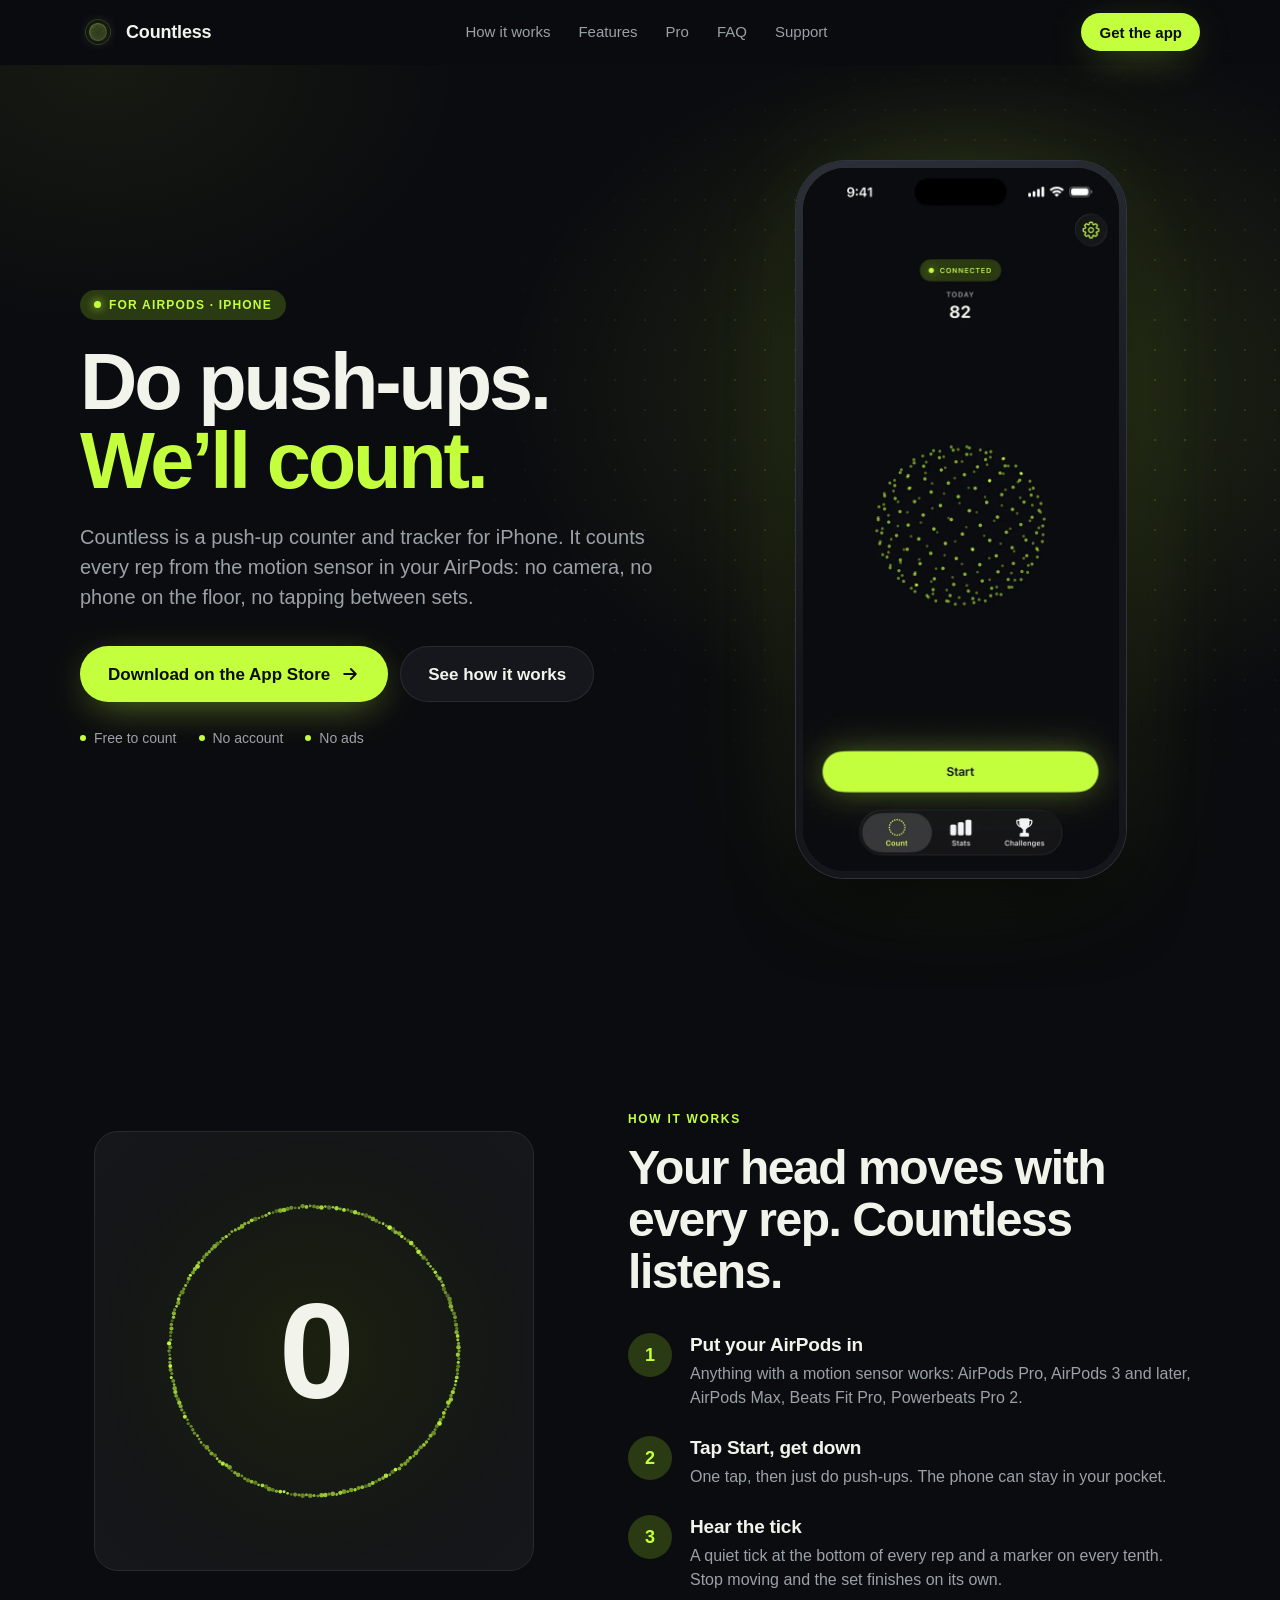
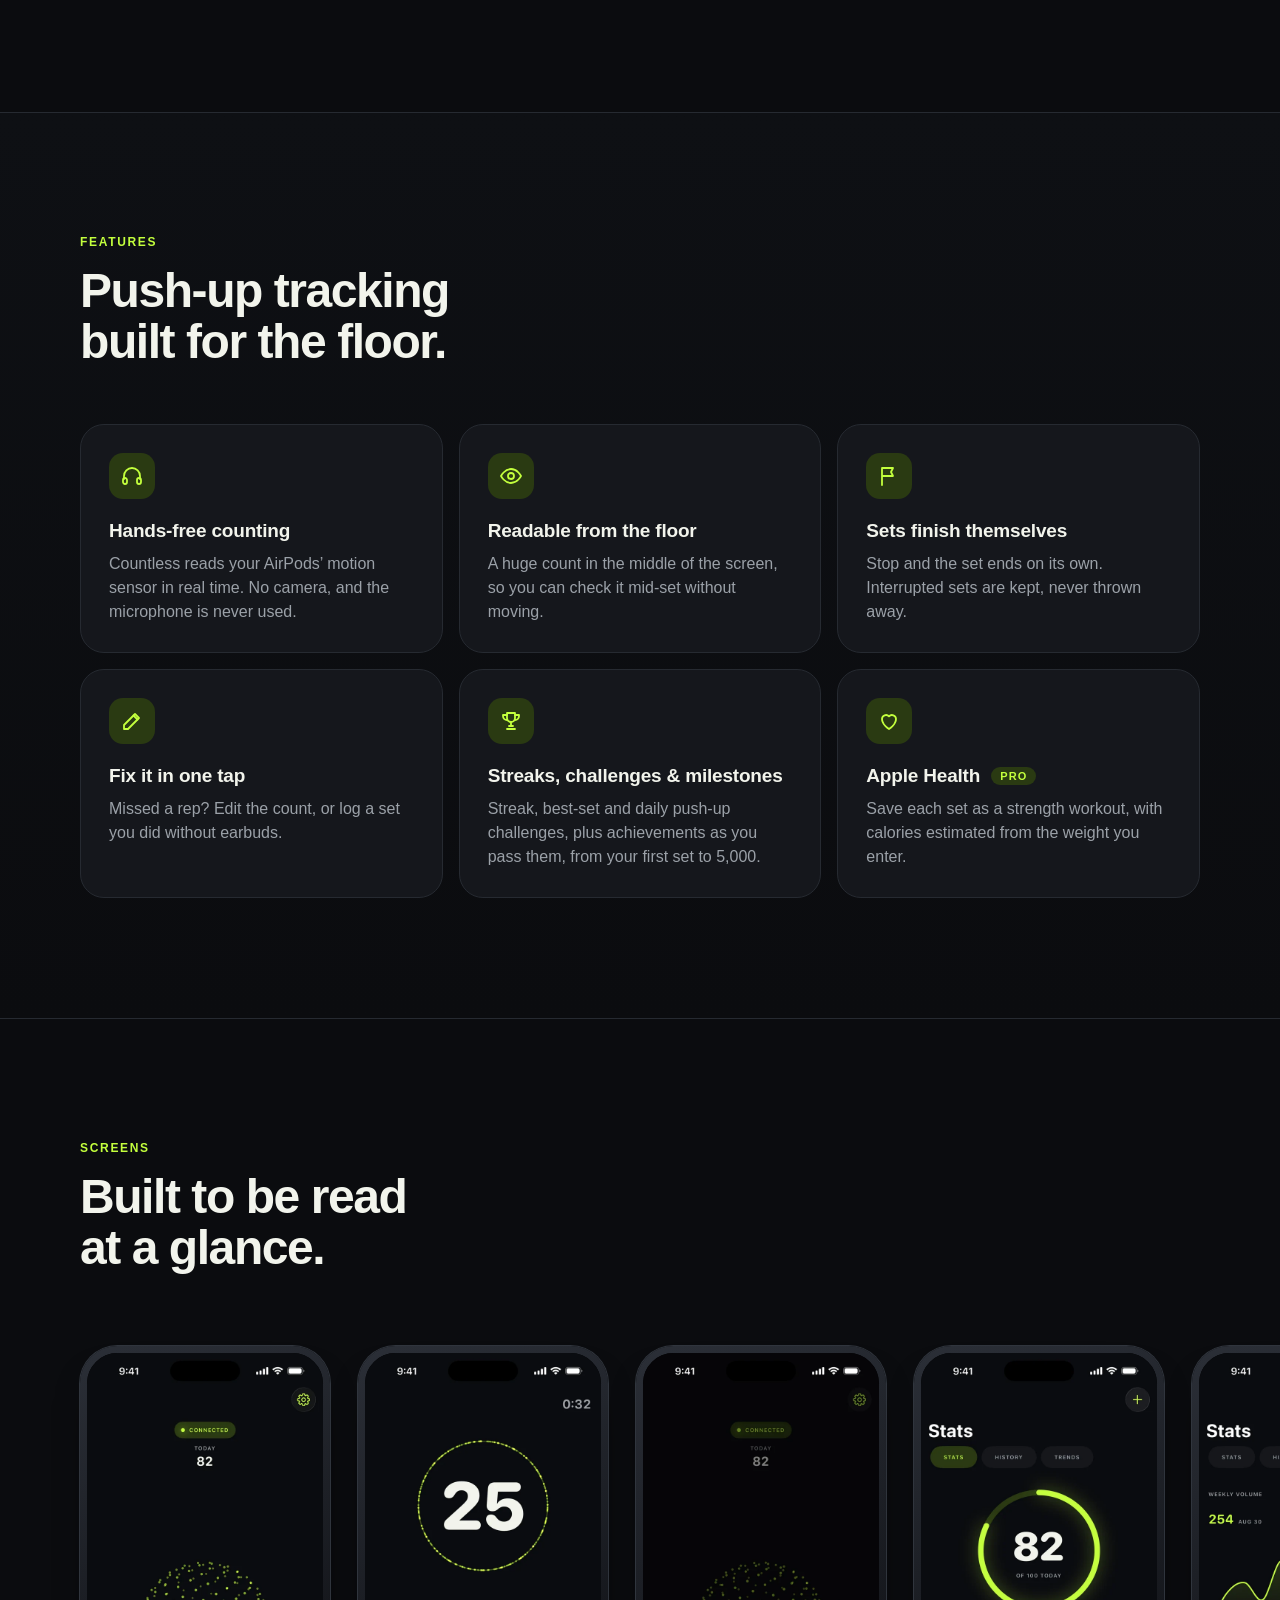
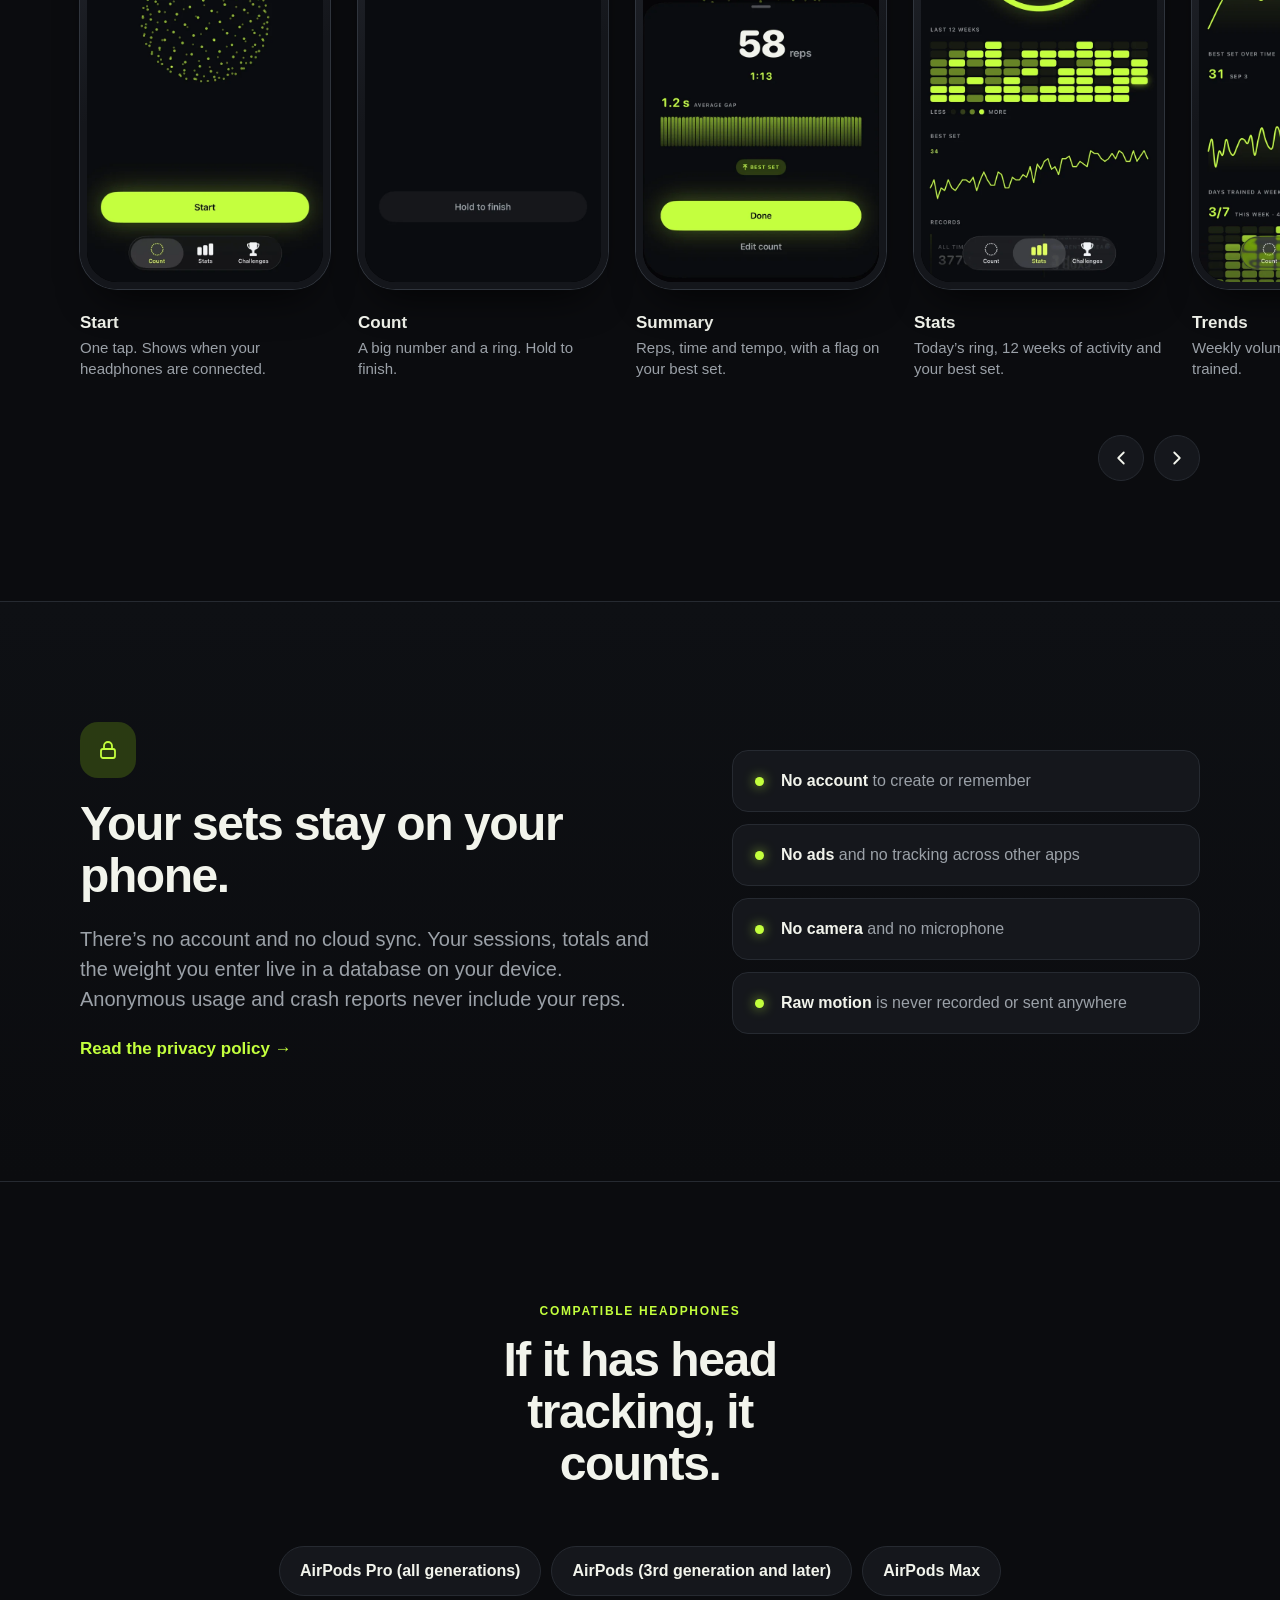
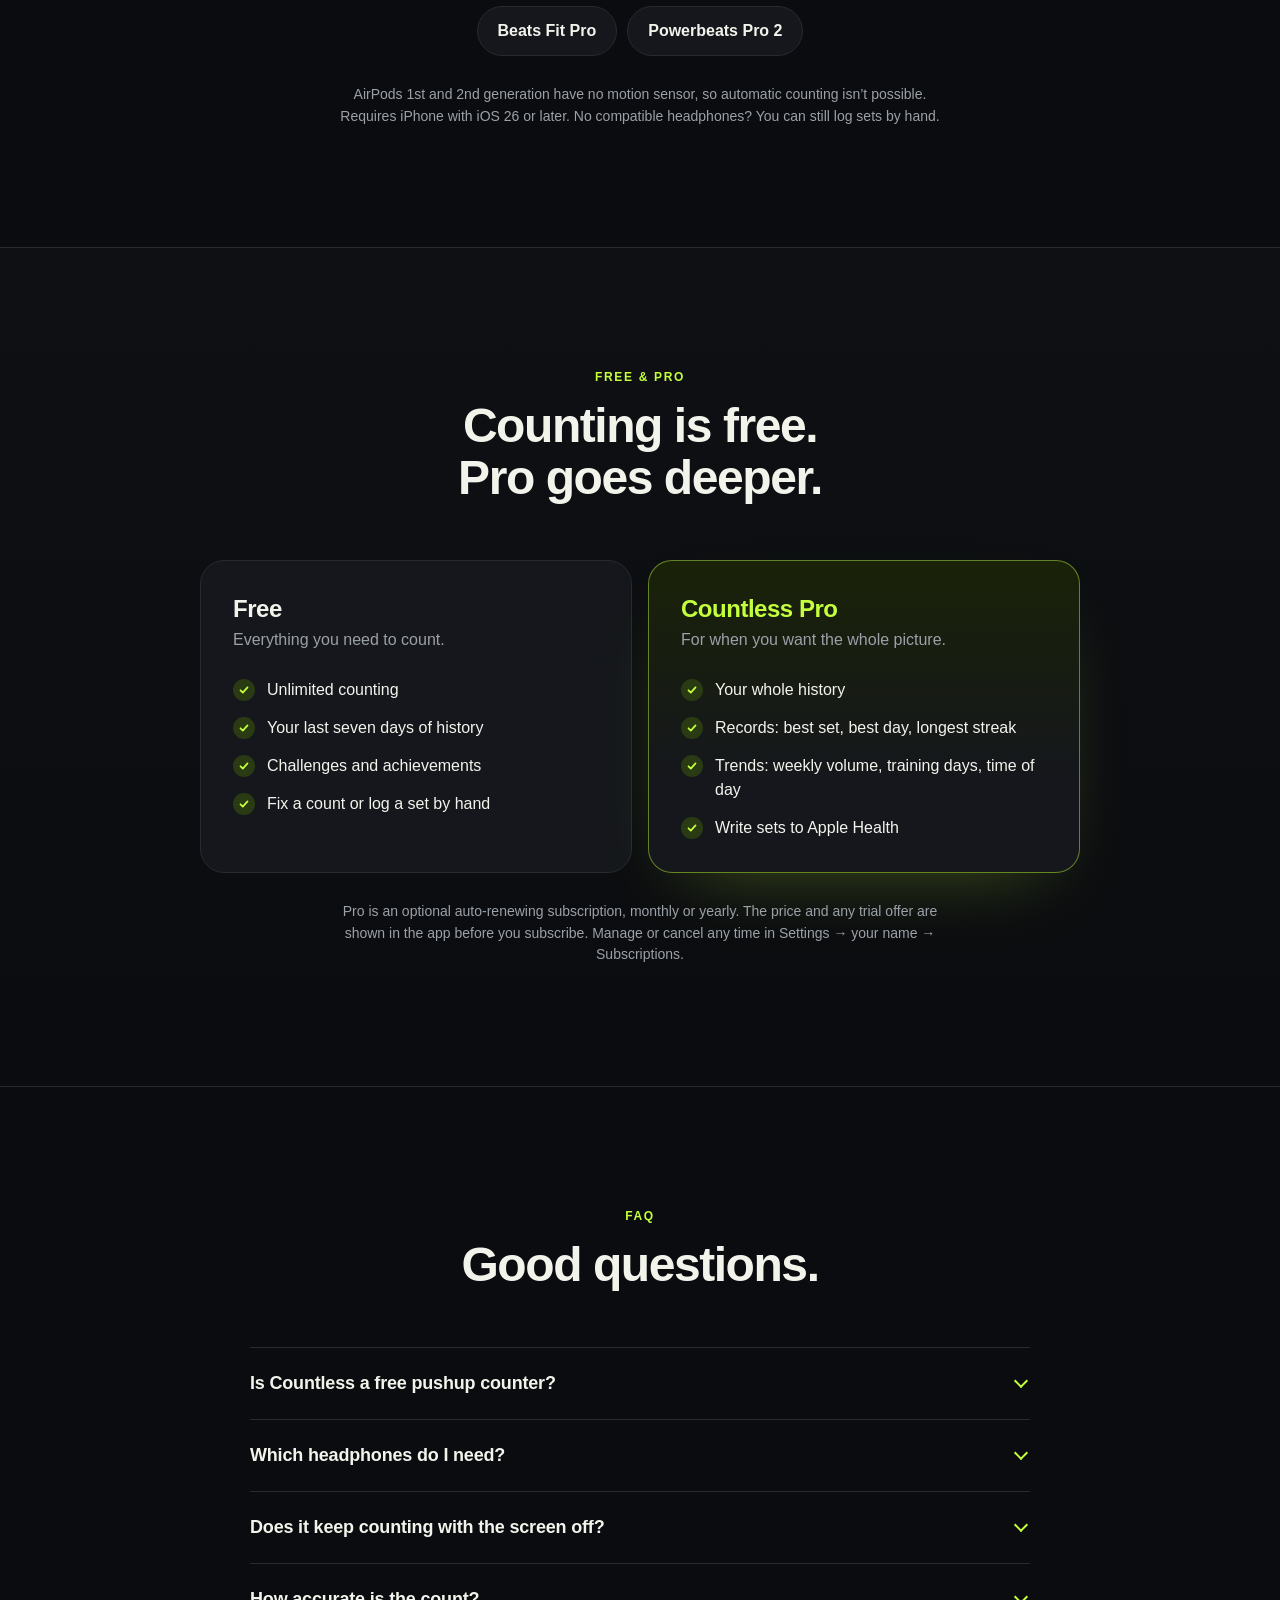
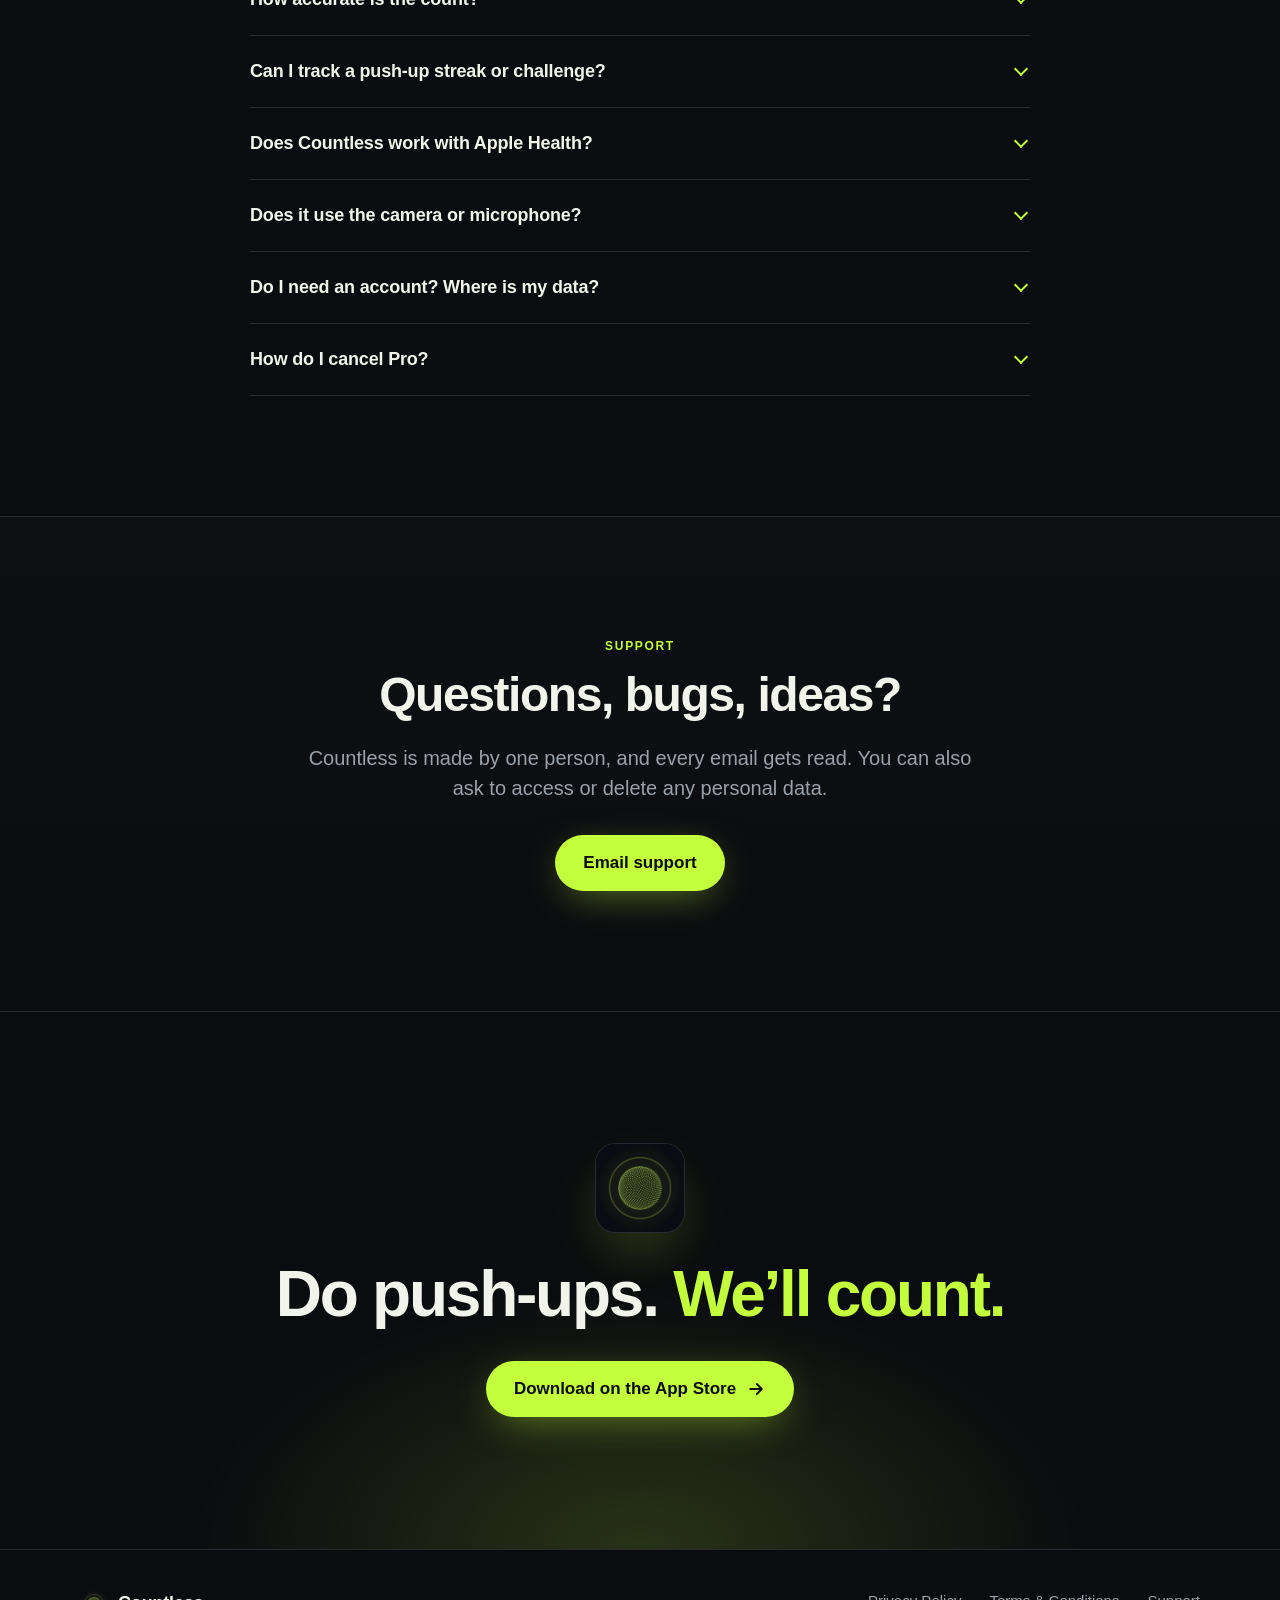
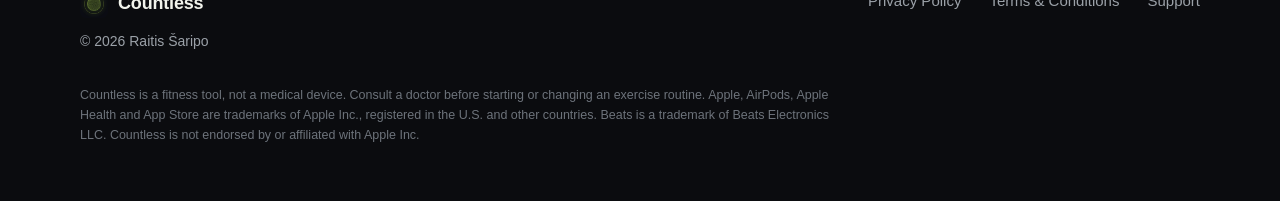
<file: index.html>
<!doctype html>
<html lang="en">
<head>
    <meta charset="utf-8" />
    <meta name="viewport" content="width=device-width, initial-scale=1, viewport-fit=cover" />
    <title>Countless: Push-Up Counter &amp; Tracker for AirPods</title>
    <meta
        name="description"
        content="A push-up counter and tracker for iPhone. Countless counts every rep from your AirPods’ motion sensor: no camera, no tapping between sets. Free to count."
    />
    <meta name="theme-color" content="#0B0C0F" />
    <meta name="color-scheme" content="dark" />
    <meta name="apple-itunes-app" content="app-id=6807464779" />
    <link rel="canonical" href="https://raichibald.github.io/countless.github.io/" />

    <meta property="og:type" content="website" />
    <meta property="og:site_name" content="Countless" />
    <meta property="og:title" content="Countless: Push-Up Counter &amp; Tracker for AirPods" />
    <meta property="og:description" content="Do push-ups. We'll count. Countless counts every rep from your AirPods." />
    <meta property="og:url" content="https://raichibald.github.io/countless.github.io/" />
    <meta property="og:image" content="https://raichibald.github.io/countless.github.io/assets/og.jpg" />
    <meta property="og:image:width" content="1200" />
    <meta property="og:image:height" content="630" />
    <meta name="twitter:card" content="summary_large_image" />

    <link rel="icon" type="image/png" href="favicon.png" />
    <link rel="apple-touch-icon" href="apple-touch-icon.png" />
    <link rel="preload" as="image" href="assets/shot-start.webp" type="image/webp" />
    <link rel="stylesheet" href="styles.css" />
    <script>
        document.documentElement.classList.add("js");
    </script>
    <script type="application/ld+json">
        {
            "@context": "https://schema.org",
            "@type": "SoftwareApplication",
            "name": "Countless: Push Up Counter",
            "operatingSystem": "iOS 26.0 or later",
            "applicationCategory": "HealthApplication",
            "description": "Counts your push-ups from the motion sensor in your AirPods.",
            "url": "https://raichibald.github.io/countless.github.io/",
            "downloadUrl": "https://apps.apple.com/app/id6807464779",
            "image": "https://raichibald.github.io/countless.github.io/assets/icon-512.png",
            "featureList": [
                "Counts push-ups from the motion sensor in AirPods",
                "Streak, best-set and daily challenges",
                "Achievements and personal records",
                "Weekly volume and training-day trends",
                "Optional Apple Health workouts",
                "No account, no ads"
            ],
            "screenshot": [
                "https://raichibald.github.io/countless.github.io/assets/shot-start.webp",
                "https://raichibald.github.io/countless.github.io/assets/shot-counting.webp",
                "https://raichibald.github.io/countless.github.io/assets/shot-summary.webp",
                "https://raichibald.github.io/countless.github.io/assets/shot-stats.webp",
                "https://raichibald.github.io/countless.github.io/assets/shot-trends.webp"
            ],
            "offers": { "@type": "Offer", "price": "0", "priceCurrency": "USD" },
            "author": { "@type": "Person", "name": "Raitis Šaripo" }
        }
    </script>
</head>
<body>
    <a class="skip" href="#main">Skip to content</a>

    <header class="site-header" id="top">
        <div class="wrap bar">
            <a class="brand" href="#top" aria-label="Countless home">
                <img src="assets/icon-192.webp" width="36" height="36" alt="" />
                <span>Countless</span>
            </a>
            <nav class="nav" aria-label="Primary">
                <a href="#how">How it works</a>
                <a href="#features">Features</a>
                <a href="#pro">Pro</a>
                <a href="#faq">FAQ</a>
                <a href="#support">Support</a>
            </nav>
            <a class="btn btn-sm" href="https://apps.apple.com/app/id6807464779">Get the app</a>
        </div>
    </header>

    <main id="main">
        <!-- Hero -->
        <section class="hero">
            <div class="wrap hero-grid">
                <div class="hero-copy">
                    <p class="chip"><span class="dot"></span>For AirPods · iPhone</p>
                    <h1><span class="nb">Do push-ups.</span><br /><span class="volt nb">We’ll count.</span></h1>
                    <p class="lead">
                        Countless is a push-up counter and tracker for iPhone. It counts every rep from the motion
                        sensor in your AirPods: no camera, no phone on the floor, no tapping between sets.
                    </p>
                    <div class="cta-row">
                        <a class="btn btn-lg" href="https://apps.apple.com/app/id6807464779">
                            Download on the App Store
                            <svg viewBox="0 0 24 24" width="20" height="20" aria-hidden="true">
                                <path d="M5 12h14M13 6l6 6-6 6" />
                            </svg>
                        </a>
                        <a class="btn btn-ghost btn-lg" href="#how">See how it works</a>
                    </div>
                    <ul class="trust">
                        <li>Free to count</li>
                        <li>No account</li>
                        <li>No ads</li>
                    </ul>
                </div>

                <div class="hero-visual" aria-hidden="true">
                    <div class="phone" style="--pw: 290px">
                        <div class="screen" id="hero-screens">
                            <img class="on" src="assets/shot-start.webp" width="660" height="1434" alt="" />
                            <img src="assets/shot-counting.webp" width="660" height="1434" alt="" loading="lazy" />
                            <img src="assets/shot-summary.webp" width="660" height="1434" alt="" loading="lazy" />
                        </div>
                    </div>
                </div>
            </div>
        </section>

        <!-- How it works -->
        <section class="section" id="how">
            <div class="wrap how-grid">
                <div class="demo reveal" aria-hidden="true">
                    <canvas id="demo-canvas"></canvas>
                    <div class="demo-center">
                        <div class="demo-count" id="demo-count">0</div>
                    </div>
                </div>

                <div class="how-copy">
                    <p class="eyebrow">How it works</p>
                    <h2>Your head moves with every rep. Countless listens.</h2>
                    <ol class="steps">
                        <li class="reveal">
                            <span class="num">1</span>
                            <div>
                                <h3>Put your AirPods in</h3>
                                <p>
                                    Anything with a motion sensor works: AirPods Pro, AirPods 3 and later, AirPods Max,
                                    Beats Fit Pro, Powerbeats Pro 2.
                                </p>
                            </div>
                        </li>
                        <li class="reveal">
                            <span class="num">2</span>
                            <div>
                                <h3>Tap Start, get down</h3>
                                <p>One tap, then just do push-ups. The phone can stay in your pocket.</p>
                            </div>
                        </li>
                        <li class="reveal">
                            <span class="num">3</span>
                            <div>
                                <h3>Hear the tick</h3>
                                <p>
                                    A quiet tick at the bottom of every rep and a marker on every tenth. Stop moving and
                                    the set finishes on its own.
                                </p>
                            </div>
                        </li>
                    </ol>
                </div>
            </div>
        </section>

        <!-- Features -->
        <section class="section alt" id="features">
            <div class="wrap">
                <header class="section-head reveal">
                    <p class="eyebrow">Features</p>
                    <h2>Push-up tracking built for the floor.</h2>
                </header>
                <div class="cards">
                    <article class="card reveal">
                        <span class="ico">
                            <svg viewBox="0 0 24 24" aria-hidden="true">
                                <path d="M4 15v-3a8 8 0 0 1 16 0v3" />
                                <rect x="3" y="14" width="4" height="6" rx="2" />
                                <rect x="17" y="14" width="4" height="6" rx="2" />
                            </svg>
                        </span>
                        <h3>Hands-free counting</h3>
                        <p>
                            Countless reads your AirPods’ motion sensor in real time. No camera, and the microphone is
                            never used.
                        </p>
                    </article>
                    <article class="card reveal">
                        <span class="ico">
                            <svg viewBox="0 0 24 24" aria-hidden="true">
                                <path d="M2 12s3.5-7 10-7 10 7 10 7-3.5 7-10 7S2 12 2 12z" />
                                <circle cx="12" cy="12" r="3" />
                            </svg>
                        </span>
                        <h3>Readable from the floor</h3>
                        <p>A huge count in the middle of the screen, so you can check it mid-set without moving.</p>
                    </article>
                    <article class="card reveal">
                        <span class="ico">
                            <svg viewBox="0 0 24 24" aria-hidden="true">
                                <path d="M5 21V4M5 4h11l-2 4 2 4H5" />
                            </svg>
                        </span>
                        <h3>Sets finish themselves</h3>
                        <p>Stop and the set ends on its own. Interrupted sets are kept, never thrown away.</p>
                    </article>
                    <article class="card reveal">
                        <span class="ico">
                            <svg viewBox="0 0 24 24" aria-hidden="true">
                                <path d="M4 20h4L19 9l-4-4L4 16v4z" />
                                <path d="M13.5 6.5l4 4" />
                            </svg>
                        </span>
                        <h3>Fix it in one tap</h3>
                        <p>Missed a rep? Edit the count, or log a set you did without earbuds.</p>
                    </article>
                    <article class="card reveal">
                        <span class="ico">
                            <svg viewBox="0 0 24 24" aria-hidden="true">
                                <path d="M8 4h8v5a4 4 0 0 1-8 0V4z" />
                                <path d="M8 6H4v1a4 4 0 0 0 4 4M16 6h4v1a4 4 0 0 1-4 4M12 13v4M8 20h8M10 17h4" />
                            </svg>
                        </span>
                        <h3>Streaks, challenges &amp; milestones</h3>
                        <p>
                            Streak, best-set and daily push-up challenges, plus achievements as you pass them, from your
                            first set to 5,000.
                        </p>
                    </article>
                    <article class="card reveal">
                        <span class="ico">
                            <svg viewBox="0 0 24 24" aria-hidden="true">
                                <path d="M12 20s-7-4.5-7-10a4 4 0 0 1 7-2.6A4 4 0 0 1 19 10c0 5.5-7 10-7 10z" />
                            </svg>
                        </span>
                        <h3>Apple Health <span class="tag">Pro</span></h3>
                        <p>Save each set as a strength workout, with calories estimated from the weight you enter.</p>
                    </article>
                </div>
            </div>
        </section>

        <!-- Screens -->
        <section class="section" id="screens">
            <div class="wrap">
                <header class="section-head reveal">
                    <p class="eyebrow">Screens</p>
                    <h2>Built to be read at a glance.</h2>
                </header>
            </div>
            <div class="gallery">
                <div class="gallery-track" tabindex="0" aria-label="App screenshots">
                    <figure>
                        <div class="phone" style="--pw: 250px">
                            <div class="screen">
                                <img src="assets/shot-start.webp" width="660" height="1434" alt="Countless start screen with a connected badge, today’s total and a Start button" loading="lazy" />
                            </div>
                        </div>
                        <figcaption><strong>Start</strong>One tap. Shows when your headphones are connected.</figcaption>
                    </figure>
                    <figure>
                        <div class="phone" style="--pw: 250px">
                            <div class="screen">
                                <img src="assets/shot-counting.webp" width="660" height="1434" alt="A set in progress showing a large count of 25 inside a ring" loading="lazy" />
                            </div>
                        </div>
                        <figcaption><strong>Count</strong>A big number and a ring. Hold to finish.</figcaption>
                    </figure>
                    <figure>
                        <div class="phone" style="--pw: 250px">
                            <div class="screen">
                                <img src="assets/shot-summary.webp" width="660" height="1434" alt="Set summary with 58 reps, time and average gap between reps" loading="lazy" />
                            </div>
                        </div>
                        <figcaption><strong>Summary</strong>Reps, time and tempo, with a flag on your best set.</figcaption>
                    </figure>
                    <figure>
                        <div class="phone" style="--pw: 250px">
                            <div class="screen">
                                <img src="assets/shot-stats.webp" width="660" height="1434" alt="Stats screen with a ring showing 82 of 100 today, a 12-week activity grid and a best-set chart" loading="lazy" />
                            </div>
                        </div>
                        <figcaption><strong>Stats</strong>Today’s ring, 12 weeks of activity and your best set.</figcaption>
                    </figure>
                    <figure>
                        <div class="phone" style="--pw: 250px">
                            <div class="screen">
                                <img src="assets/shot-trends.webp" width="660" height="1434" alt="Trends screen with weekly volume and best set over time charts" loading="lazy" />
                            </div>
                        </div>
                        <figcaption><strong>Trends</strong>Weekly volume, best set and days trained.</figcaption>
                    </figure>
                    <figure>
                        <div class="phone" style="--pw: 250px">
                            <div class="screen">
                                <img src="assets/shot-challenges.webp" width="660" height="1434" alt="Challenges screen with a 7-day streak, a 40-rep best set and a 100-reps-a-day target, each with a progress bar" loading="lazy" />
                            </div>
                        </div>
                        <figcaption><strong>Challenges</strong>Streak, best-set and daily targets, with progress.</figcaption>
                    </figure>
                    <figure>
                        <div class="phone" style="--pw: 250px">
                            <div class="screen">
                                <img src="assets/shot-achievements.webp" width="660" height="1434" alt="Achievements list including 1,000 push-ups all time and a 7-day streak" loading="lazy" />
                            </div>
                        </div>
                        <figcaption><strong>Achievements</strong>Milestones, collected as you pass them.</figcaption>
                    </figure>
                </div>
                <div class="wrap gallery-ctrl">
                    <button class="arrow" type="button" id="g-prev" aria-label="Previous screens">
                        <svg viewBox="0 0 24 24" aria-hidden="true"><path d="M15 6l-6 6 6 6" /></svg>
                    </button>
                    <button class="arrow" type="button" id="g-next" aria-label="Next screens">
                        <svg viewBox="0 0 24 24" aria-hidden="true"><path d="M9 6l6 6-6 6" /></svg>
                    </button>
                </div>
            </div>
        </section>

        <!-- Privacy -->
        <section class="section alt" id="privacy">
            <div class="wrap privacy">
                <div class="reveal">
                    <span class="ico lg">
                        <svg viewBox="0 0 24 24" aria-hidden="true">
                            <rect x="5" y="11" width="14" height="9" rx="2" />
                            <path d="M8 11V8a4 4 0 0 1 8 0v3" />
                        </svg>
                    </span>
                    <h2>Your sets stay on your phone.</h2>
                    <p class="lead">
                        There’s no account and no cloud sync. Your sessions, totals and the weight you enter live in a
                        database on your device. Anonymous usage and crash reports never include your reps.
                    </p>
                    <p><a class="text-link" href="privacy-policy.html">Read the privacy policy →</a></p>
                </div>
                <ul class="checks reveal">
                    <li><strong>No account</strong> to create or remember</li>
                    <li><strong>No ads</strong> and no tracking across other apps</li>
                    <li><strong>No camera</strong> and no microphone</li>
                    <li><strong>Raw motion</strong> is never recorded or sent anywhere</li>
                </ul>
            </div>
        </section>

        <!-- Headphones -->
        <section class="section" id="headphones">
            <div class="wrap narrow">
                <header class="section-head center reveal">
                    <p class="eyebrow">Compatible headphones</p>
                    <h2>If it has head tracking, it counts.</h2>
                </header>
                <ul class="pills reveal">
                    <li>AirPods Pro (all generations)</li>
                    <li>AirPods (3rd generation and later)</li>
                    <li>AirPods Max</li>
                    <li>Beats Fit Pro</li>
                    <li>Powerbeats Pro 2</li>
                </ul>
                <p class="fine center reveal">
                    AirPods 1st and 2nd generation have no motion sensor, so automatic counting isn’t possible. Requires
                    iPhone with iOS 26 or later. No compatible headphones? You can still log sets by hand.
                </p>
            </div>
        </section>

        <!-- Pro -->
        <section class="section alt" id="pro">
            <div class="wrap">
                <header class="section-head center reveal">
                    <p class="eyebrow">Free &amp; Pro</p>
                    <h2>Counting is free. Pro goes deeper.</h2>
                </header>
                <div class="plans">
                    <article class="plan reveal">
                        <h3>Free</h3>
                        <p class="plan-sub">Everything you need to count.</p>
                        <ul>
                            <li>Unlimited counting</li>
                            <li>Your last seven days of history</li>
                            <li>Challenges and achievements</li>
                            <li>Fix a count or log a set by hand</li>
                        </ul>
                    </article>
                    <article class="plan pro reveal">
                        <h3>Countless Pro</h3>
                        <p class="plan-sub">For when you want the whole picture.</p>
                        <ul>
                            <li>Your whole history</li>
                            <li>Records: best set, best day, longest streak</li>
                            <li>Trends: weekly volume, training days, time of day</li>
                            <li>Write sets to Apple Health</li>
                        </ul>
                    </article>
                </div>
                <p class="fine center">
                    Pro is an optional auto-renewing subscription, monthly or yearly. The price and any trial offer are
                    shown in the app before you subscribe. Manage or cancel any time in Settings → your name →
                    Subscriptions.
                </p>
            </div>
        </section>

        <!-- FAQ -->
        <section class="section" id="faq">
            <div class="wrap narrow">
                <header class="section-head center reveal">
                    <p class="eyebrow">FAQ</p>
                    <h2>Good questions.</h2>
                </header>
                <div class="faq reveal">
                    <details>
                        <summary>Is Countless a free pushup counter?</summary>
                        <p>
                            Yes. Counting push-ups (press-ups, if you’re in the UK) is free, with no trial period and no
                            limit, and you always get your last seven days of history. Countless Pro is an optional
                            subscription that adds your full history, records, trends and Apple Health.
                        </p>
                    </details>
                    <details>
                        <summary>Which headphones do I need?</summary>
                        <p>
                            AirPods Pro (any generation), AirPods 3rd generation and later, AirPods Max, Beats Fit Pro or
                            Powerbeats Pro 2. AirPods 1st and 2nd generation don’t have a motion sensor and can’t count.
                            You also need to allow Motion &amp; Fitness access when iOS asks.
                        </p>
                    </details>
                    <details>
                        <summary>Does it keep counting with the screen off?</summary>
                        <p>
                            Yes. Countless holds an audio session so it can keep counting while the screen is off or the
                            app is in the background. That’s also why you hear the tick in your headphones.
                        </p>
                    </details>
                    <details>
                        <summary>How accurate is the count?</summary>
                        <p>
                            Counts come from head motion, so they’re an approximation: a rep can be missed, or other
                            movement can be counted. If it’s off, fix the count in one tap after the set.
                        </p>
                    </details>
                    <details>
                        <summary>Can I track a push-up streak or challenge?</summary>
                        <p>
                            Yes. Set a streak (for example 7 days in a row), a best-set target (like 40 reps without
                            stopping) or a daily goal (like 100 reps in a day), and Countless shows your progress toward
                            it. Milestones such as 100 or 1,000 push-ups all time unlock as you go.
                        </p>
                    </details>
                    <details>
                        <summary>Does Countless work with Apple Health?</summary>
                        <p>
                            With Countless Pro, each finished set can be saved to Apple Health as a strength workout,
                            with calories estimated from the weight you enter. It’s off until you turn it on, and
                            Countless only writes to Health: it never reads anything out of it.
                        </p>
                    </details>
                    <details>
                        <summary>Does it use the camera or microphone?</summary>
                        <p>
                            No. It reads the motion sensor in your headphones. The only audio is the short tick it plays
                            for you.
                        </p>
                    </details>
                    <details>
                        <summary>Do I need an account? Where is my data?</summary>
                        <p>
                            No account. Your sets are stored on your device only and aren’t synced, so they travel with
                            your device’s own iCloud or iTunes backup if you have one. Deleting the app deletes the data
                            it holds.
                        </p>
                    </details>
                    <details>
                        <summary>How do I cancel Pro?</summary>
                        <p>
                            In the iOS Settings app, tap your name → Subscriptions, or manage it in the App Store.
                            Cancelling stops future renewals, and access continues until the period you’ve paid for
                            ends. Deleting the app does not cancel a subscription.
                        </p>
                    </details>
                </div>
            </div>
        </section>

        <!-- Support -->
        <section class="section alt" id="support">
            <div class="wrap narrow center reveal">
                <p class="eyebrow">Support</p>
                <h2>Questions, bugs, ideas?</h2>
                <p class="lead">
                    Countless is made by one person, and every email gets read. You can also ask to access or delete any
                    personal data.
                </p>
                <p class="support-cta">
                    <a class="btn btn-lg" href="#support" data-mail>Email support</a>
                </p>
            </div>
        </section>

        <!-- Final CTA -->
        <section class="final">
            <div class="wrap center reveal">
                <img src="assets/icon-192.webp" width="88" height="88" alt="Countless app icon" class="final-icon" loading="lazy" />
                <h2>Do push-ups. <span class="volt">We’ll count.</span></h2>
                <p>
                    <a class="btn btn-lg" href="https://apps.apple.com/app/id6807464779">
                        Download on the App Store
                        <svg viewBox="0 0 24 24" width="20" height="20" aria-hidden="true">
                            <path d="M5 12h14M13 6l6 6-6 6" />
                        </svg>
                    </a>
                </p>
            </div>
        </section>
    </main>

    <footer class="site-footer">
        <div class="wrap foot-grid">
            <div>
                <a class="brand" href="#top">
                    <img src="assets/icon-192.webp" width="28" height="28" alt="" />
                    <span>Countless</span>
                </a>
                <p class="fine">© 2026 Raitis Šaripo</p>
            </div>
            <nav class="foot-links" aria-label="Legal and support">
                <a href="privacy-policy.html">Privacy Policy</a>
                <a href="terms-and-conditions.html">Terms &amp; Conditions</a>
                <a href="#support">Support</a>
            </nav>
        </div>
        <div class="wrap">
            <p class="legal">
                Countless is a fitness tool, not a medical device. Consult a doctor before starting or changing an
                exercise routine. Apple, AirPods, Apple Health and App Store are trademarks of Apple Inc., registered in
                the U.S. and other countries. Beats is a trademark of Beats Electronics LLC. Countless is not endorsed
                by or affiliated with Apple Inc.
            </p>
        </div>
    </footer>

    <script src="script.js" defer></script>
</body>
</html>
</file>
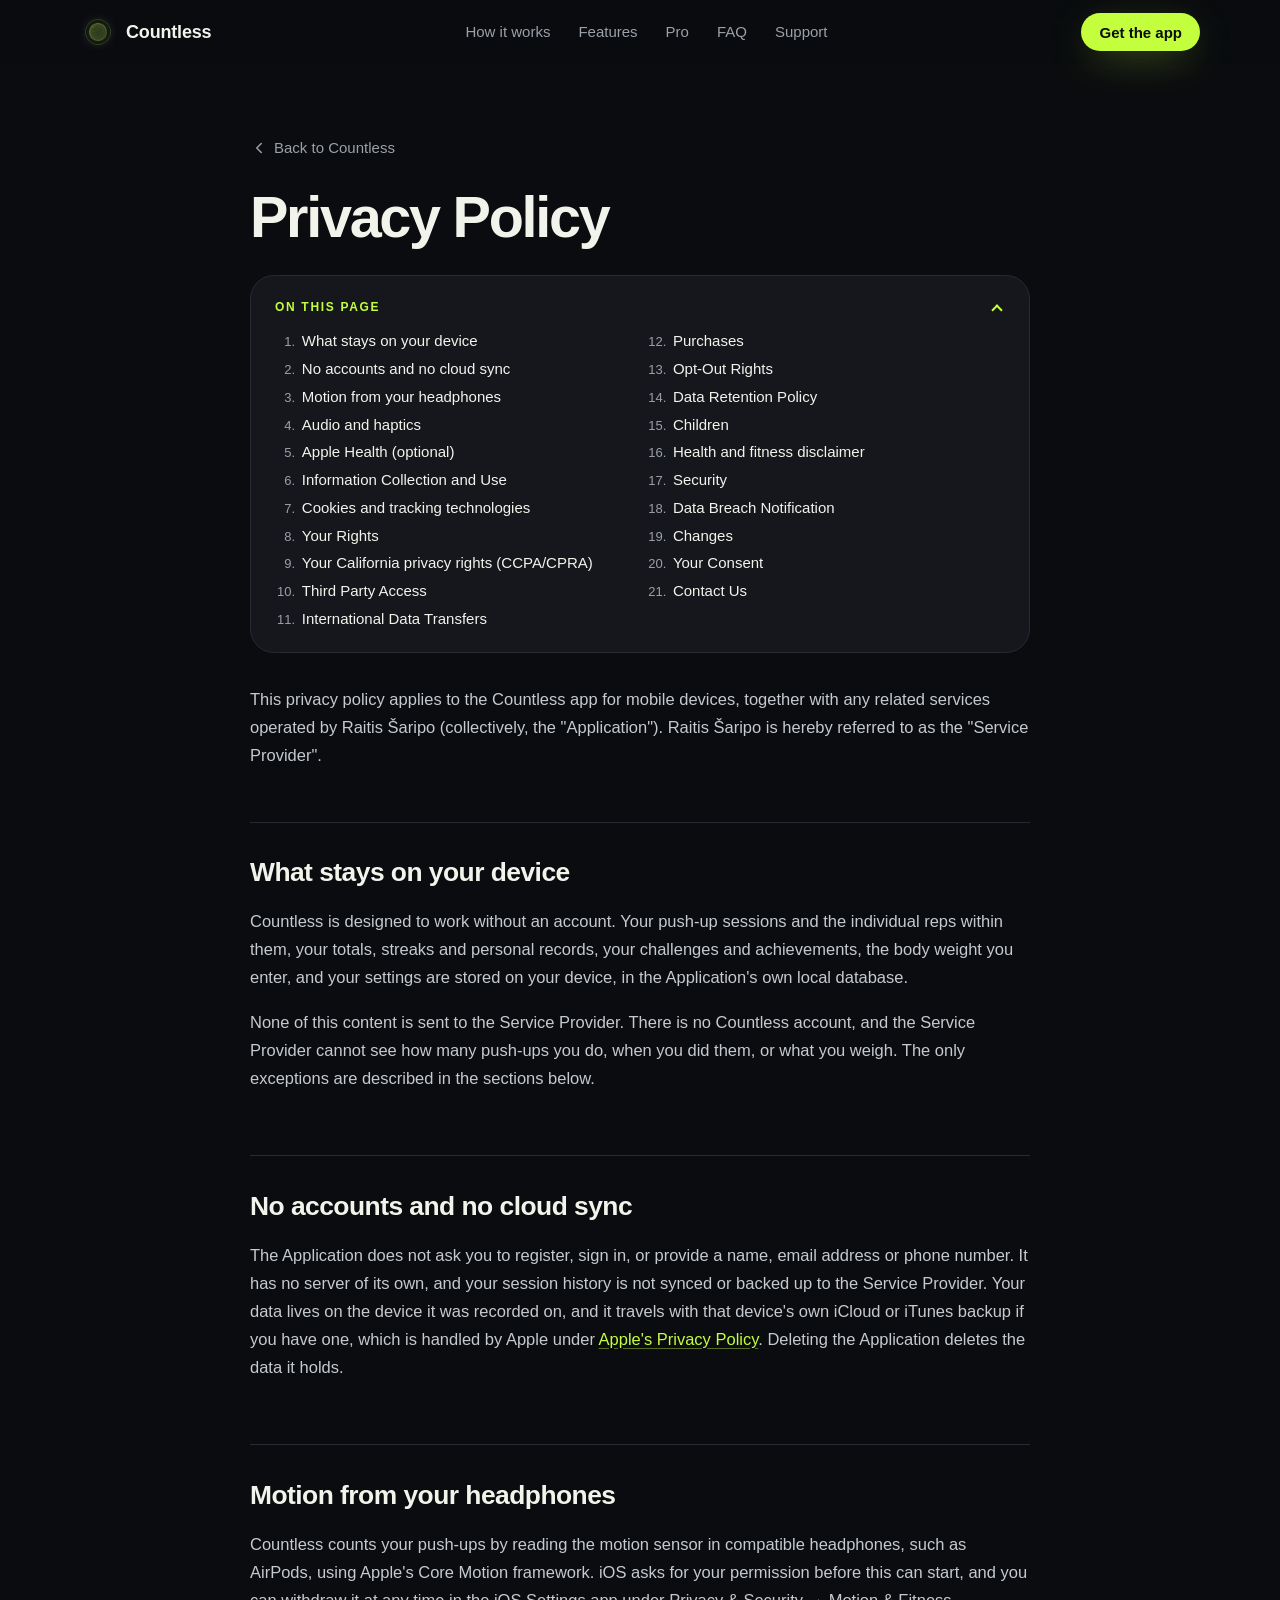
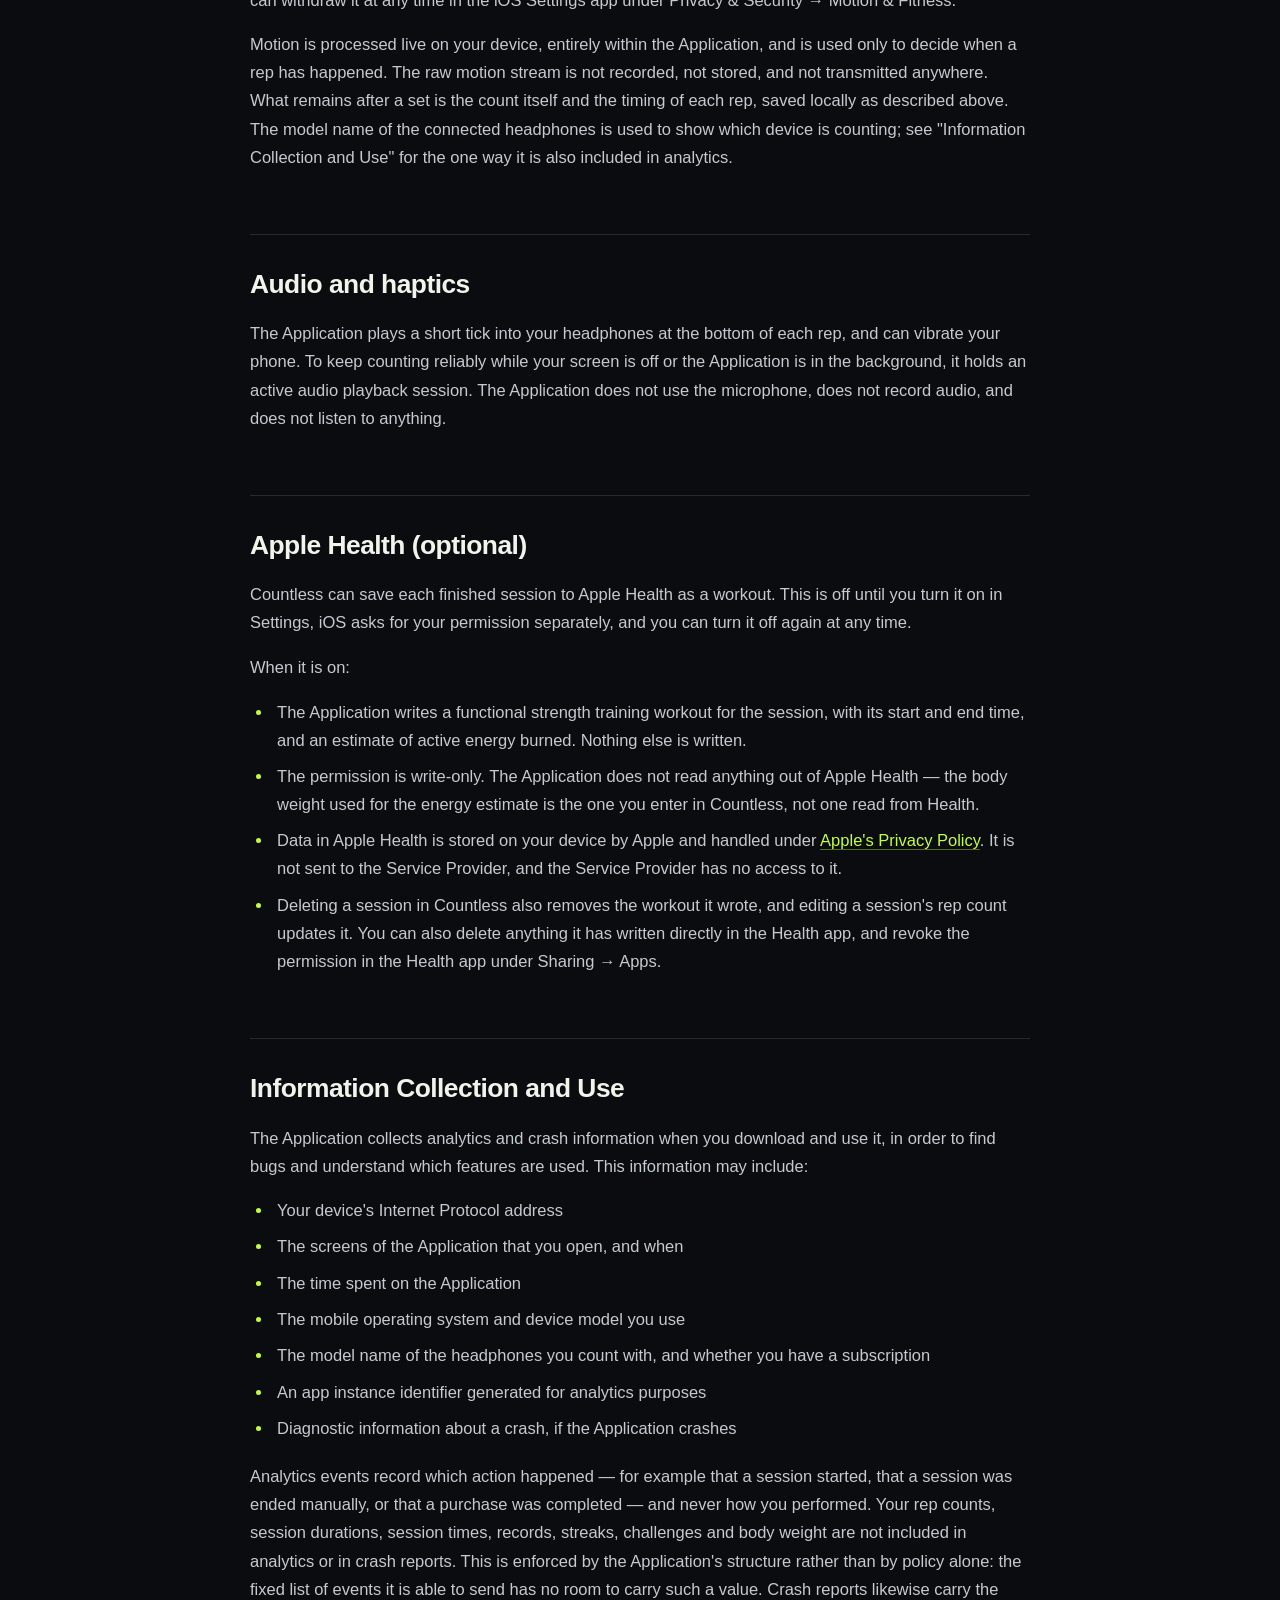
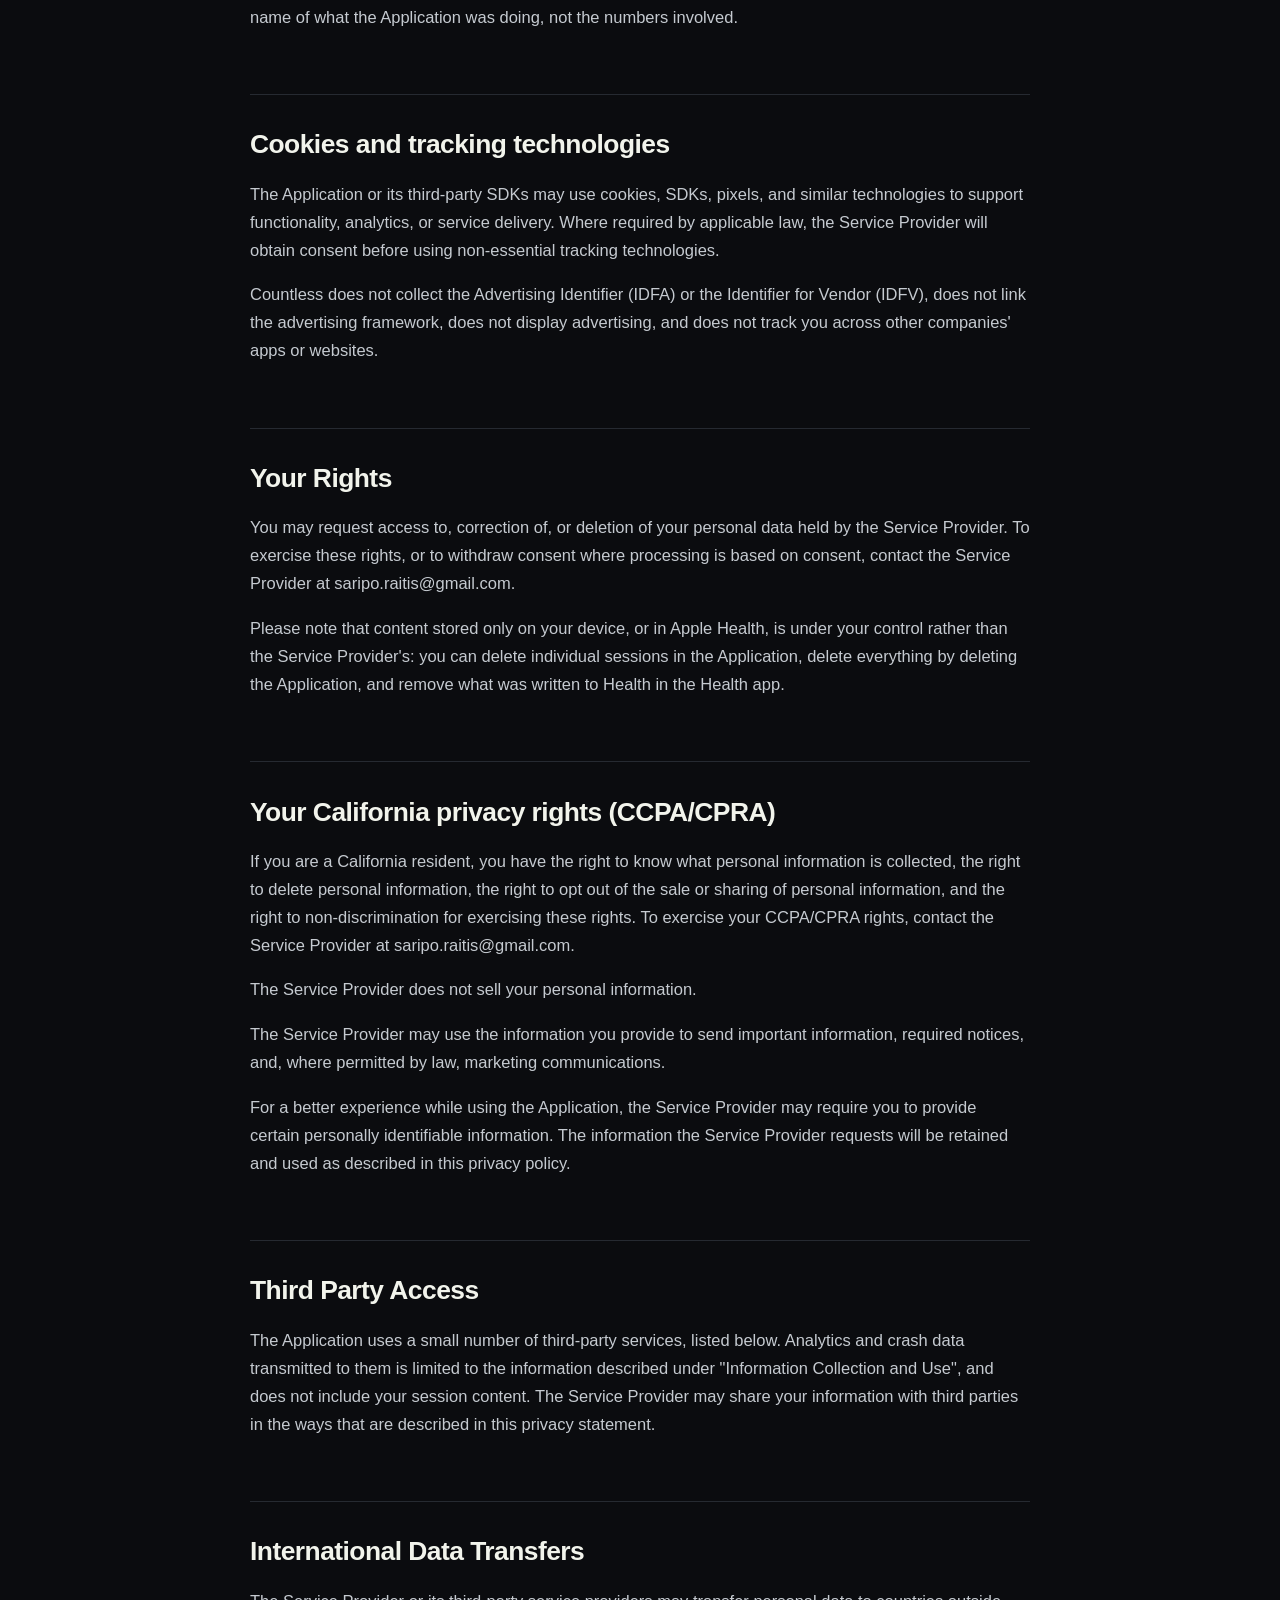
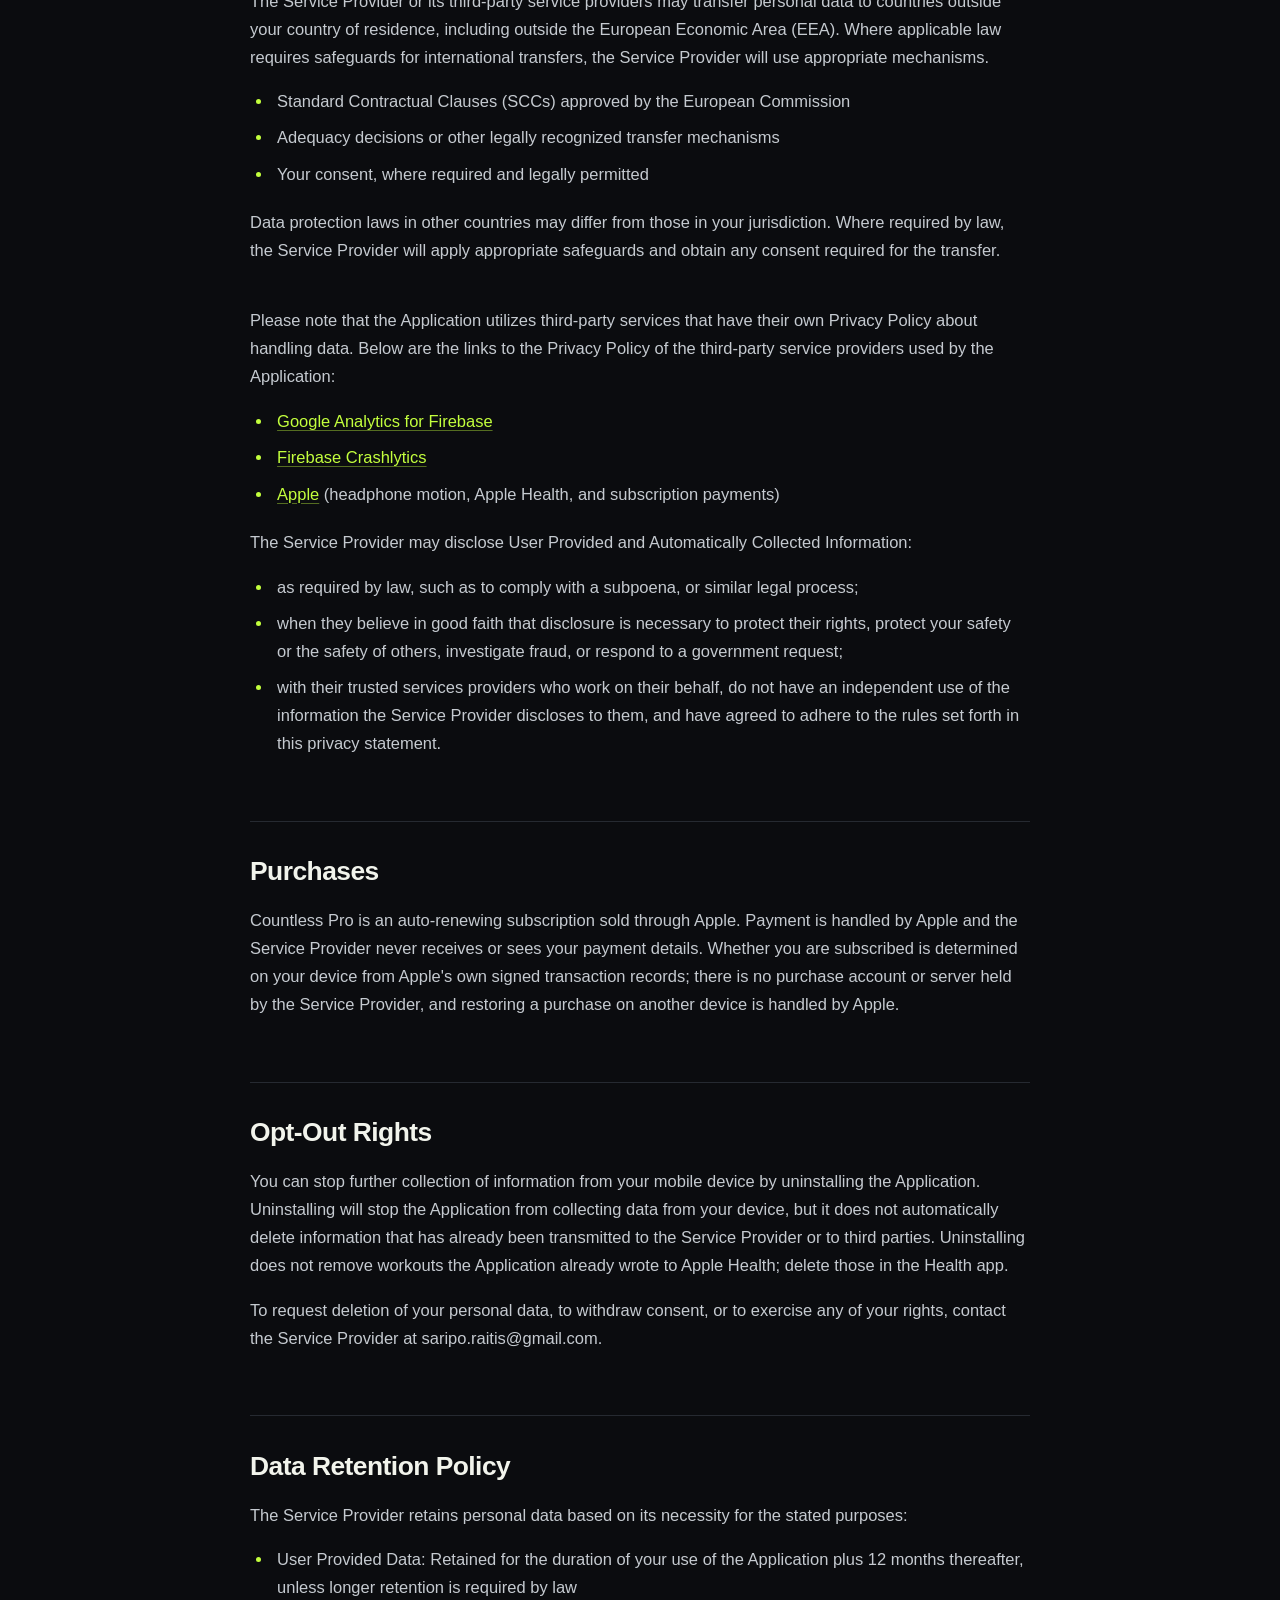
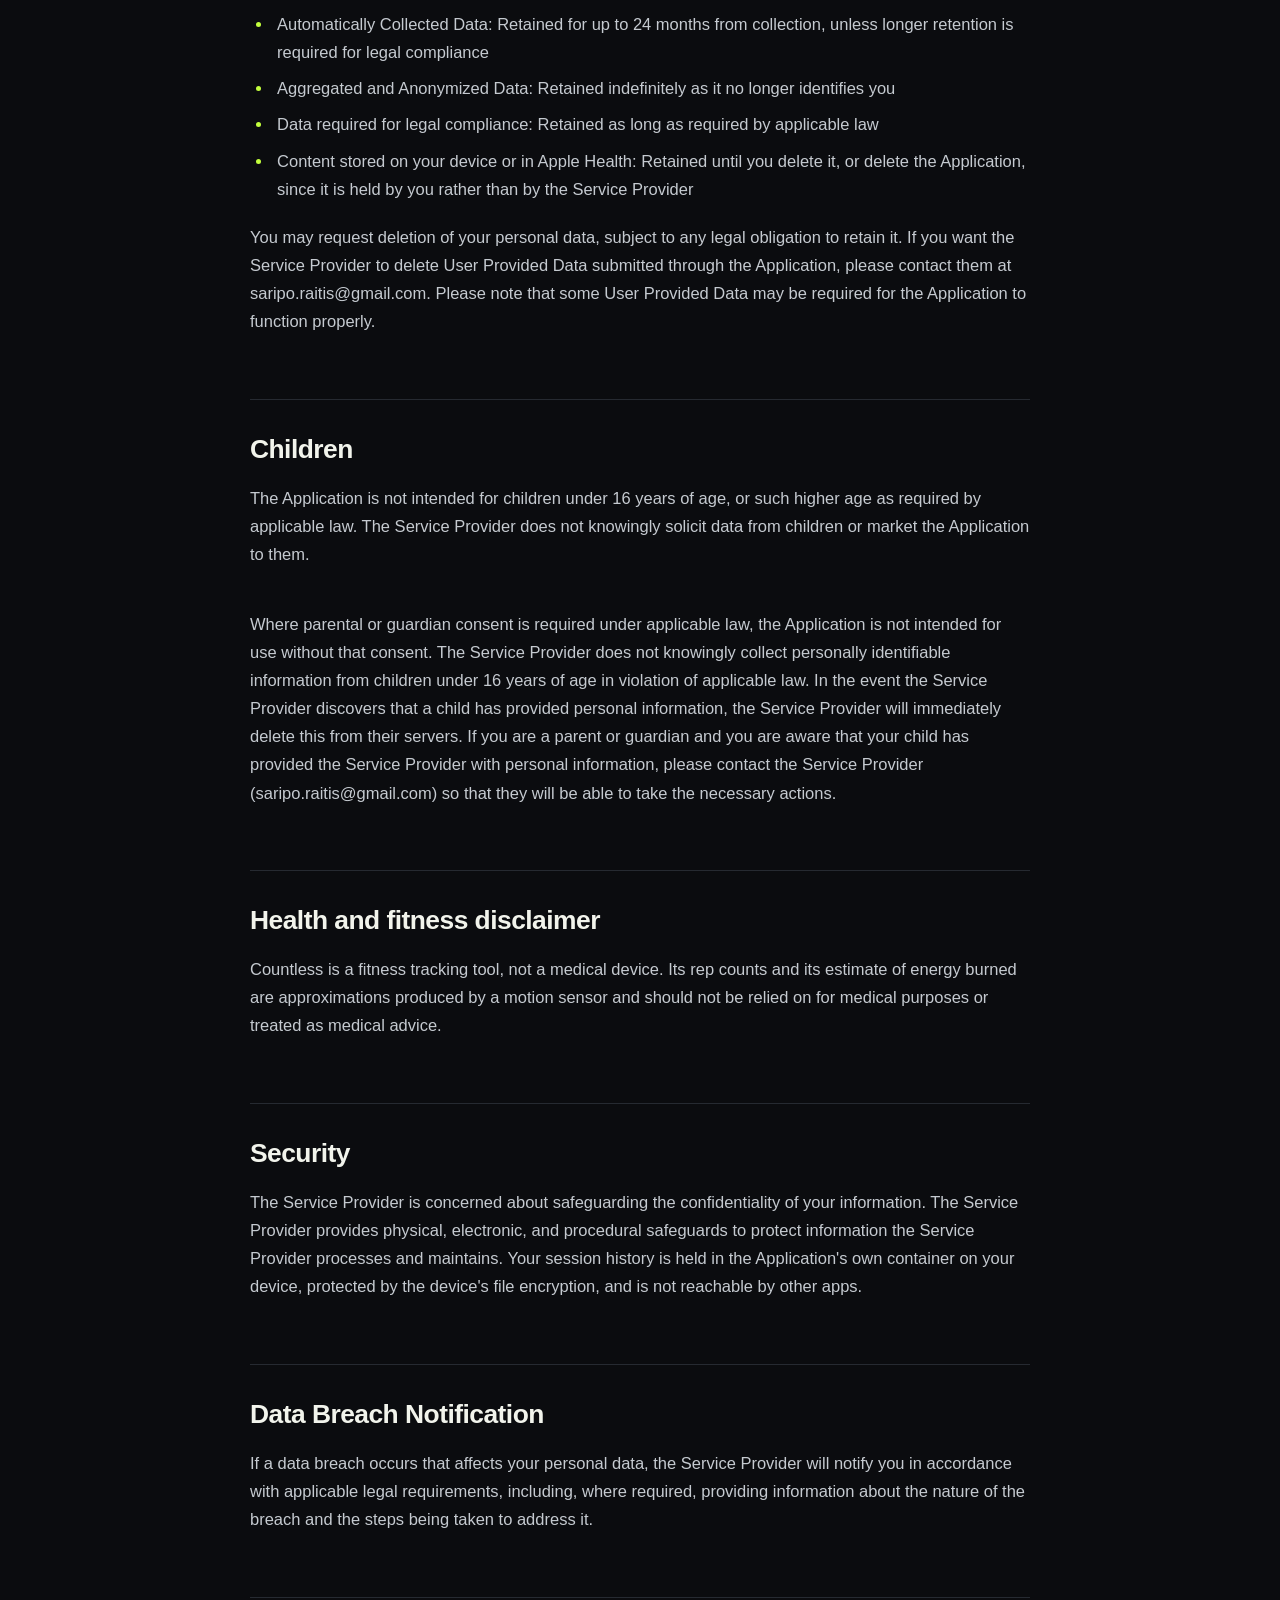
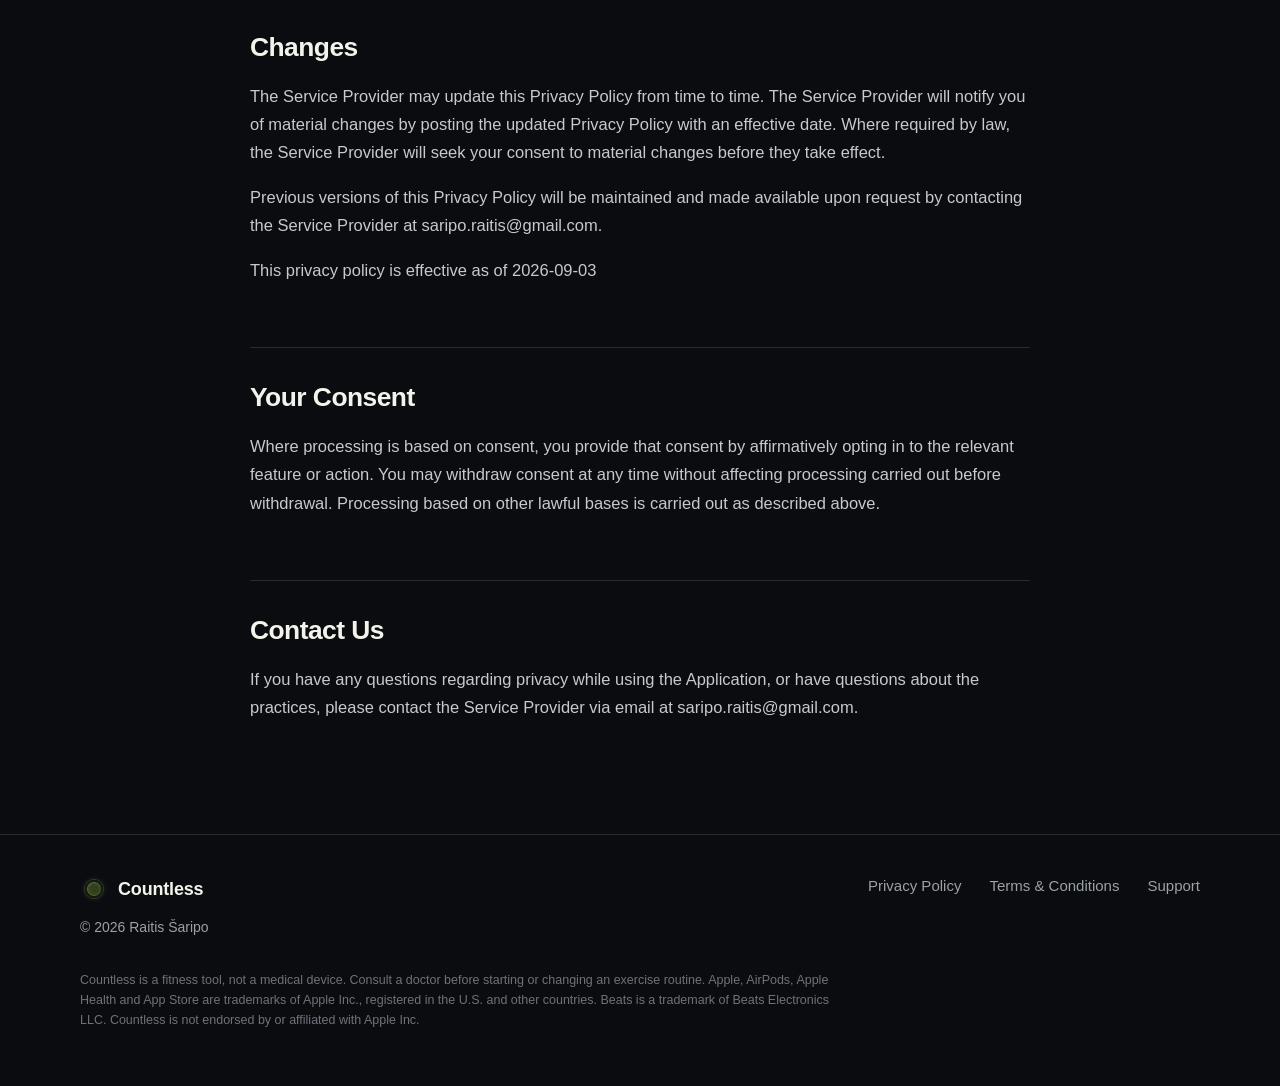
<file: privacy-policy.html>
<!doctype html>
<html lang="en">
<head>
    <meta charset="utf-8" />
    <meta name="viewport" content="width=device-width, initial-scale=1, viewport-fit=cover" />
    <title>Privacy Policy – Countless</title>
    <meta name="description" content="Privacy Policy for the Countless app: what stays on your device, what is collected, and your rights." />
    <meta name="theme-color" content="#0B0C0F" />
    <meta name="color-scheme" content="dark" />
    <link rel="canonical" href="https://raichibald.github.io/countless.github.io/privacy-policy.html" />
    <link rel="icon" type="image/png" href="favicon.png" />
    <link rel="apple-touch-icon" href="apple-touch-icon.png" />
    <link rel="stylesheet" href="styles.css" />
    <link rel="stylesheet" href="legal.css" />
</head>
<body>
    <a class="skip" href="#main">Skip to content</a>

    <header class="site-header" id="top">
        <div class="wrap bar">
            <a class="brand" href="./" aria-label="Countless home">
                <img src="assets/icon-192.webp" width="36" height="36" alt="" />
                <span>Countless</span>
            </a>
            <nav class="nav" aria-label="Primary">
                <a href="./#how">How it works</a>
                <a href="./#features">Features</a>
                <a href="./#pro">Pro</a>
                <a href="./#faq">FAQ</a>
                <a href="./#support">Support</a>
            </nav>
            <a class="btn btn-sm" href="https://apps.apple.com/app/id6807464779">Get the app</a>
        </div>
    </header>

    <main id="main">
        <div class="doc-wrap">
            <a class="doc-back" href="./">
                <svg viewBox="0 0 24 24" width="18" height="18" aria-hidden="true"><path d="M15 6l-6 6 6 6" /></svg>
                Back to Countless
            </a>
            <article class="doc">
        <h1>Privacy Policy</h1>
                <details class="toc" data-toc open>
                    <summary>On this page</summary>
                    <ol>
                    <li><a href="#what-stays-on-your-device">What stays on your device</a></li>
                    <li><a href="#no-accounts-and-no-cloud-sync">No accounts and no cloud sync</a></li>
                    <li><a href="#motion-from-your-headphones">Motion from your headphones</a></li>
                    <li><a href="#audio-and-haptics">Audio and haptics</a></li>
                    <li><a href="#apple-health-optional">Apple Health (optional)</a></li>
                    <li><a href="#information-collection-and-use">Information Collection and Use</a></li>
                    <li><a href="#cookies-and-tracking-technologies">Cookies and tracking technologies</a></li>
                    <li><a href="#your-rights">Your Rights</a></li>
                    <li><a href="#your-california-privacy-rights-ccpa-cpra">Your California privacy rights (CCPA/CPRA)</a></li>
                    <li><a href="#third-party-access">Third Party Access</a></li>
                    <li><a href="#international-data-transfers">International Data Transfers</a></li>
                    <li><a href="#purchases">Purchases</a></li>
                    <li><a href="#opt-out-rights">Opt-Out Rights</a></li>
                    <li><a href="#data-retention-policy">Data Retention Policy</a></li>
                    <li><a href="#children">Children</a></li>
                    <li><a href="#health-and-fitness-disclaimer">Health and fitness disclaimer</a></li>
                    <li><a href="#security">Security</a></li>
                    <li><a href="#data-breach-notification">Data Breach Notification</a></li>
                    <li><a href="#changes">Changes</a></li>
                    <li><a href="#your-consent">Your Consent</a></li>
                    <li><a href="#contact-us">Contact Us</a></li>
                    </ol>
                </details>

        <p>
            This privacy policy applies to the Countless app for mobile devices, together with any related services
            operated by Raitis Šaripo (collectively, the "Application"). Raitis Šaripo is hereby referred to as the
            "Service Provider".
        </p>
        <br /><h2 id="what-stays-on-your-device">What stays on your device</h2>
        <p>
            Countless is designed to work without an account. Your push-up sessions and the individual reps within
            them, your totals, streaks and personal records, your challenges and achievements, the body weight you
            enter, and your settings are stored on your device, in the Application's own local database.
        </p>
        <p>
            None of this content is sent to the Service Provider. There is no Countless account, and the Service
            Provider cannot see how many push-ups you do, when you did them, or what you weigh. The only exceptions are
            described in the sections below.
        </p>
        <br /><h2 id="no-accounts-and-no-cloud-sync">No accounts and no cloud sync</h2>
        <p>
            The Application does not ask you to register, sign in, or provide a name, email address or phone number. It
            has no server of its own, and your session history is not synced or backed up to the Service Provider. Your
            data lives on the device it was recorded on, and it travels with that device's own iCloud or iTunes backup
            if you have one, which is handled by Apple under
            <a href="https://www.apple.com/legal/privacy/" target="_blank" rel="noopener noreferrer"
                >Apple's Privacy Policy</a
            >. Deleting the Application deletes the data it holds.
        </p>
        <br /><h2 id="motion-from-your-headphones">Motion from your headphones</h2>
        <p>
            Countless counts your push-ups by reading the motion sensor in compatible headphones, such as AirPods, using
            Apple's Core Motion framework. iOS asks for your permission before this can start, and you can withdraw it
            at any time in the iOS Settings app under Privacy &amp; Security → Motion &amp; Fitness.
        </p>
        <p>
            Motion is processed live on your device, entirely within the Application, and is used only to decide when a
            rep has happened. The raw motion stream is not recorded, not stored, and not transmitted anywhere. What
            remains after a set is the count itself and the timing of each rep, saved locally as described above. The
            model name of the connected headphones is used to show which device is counting; see "Information
            Collection and Use" for the one way it is also included in analytics.
        </p>
        <br /><h2 id="audio-and-haptics">Audio and haptics</h2>
        <p>
            The Application plays a short tick into your headphones at the bottom of each rep, and can vibrate your
            phone. To keep counting reliably while your screen is off or the Application is in the background, it holds
            an active audio playback session. The Application does not use the microphone, does not record audio, and
            does not listen to anything.
        </p>
        <br /><h2 id="apple-health-optional">Apple Health (optional)</h2>
        <p>
            Countless can save each finished session to Apple Health as a workout. This is off until you turn it on in
            Settings, iOS asks for your permission separately, and you can turn it off again at any time.
        </p>
        <p>When it is on:</p>
        <ul>
            <li>
                The Application writes a functional strength training workout for the session, with its start and end
                time, and an estimate of active energy burned. Nothing else is written.
            </li>
            <li>
                The permission is write-only. The Application does not read anything out of Apple Health — the body
                weight used for the energy estimate is the one you enter in Countless, not one read from Health.
            </li>
            <li>
                Data in Apple Health is stored on your device by Apple and handled under
                <a href="https://www.apple.com/legal/privacy/" target="_blank" rel="noopener noreferrer"
                    >Apple's Privacy Policy</a
                >. It is not sent to the Service Provider, and the Service Provider has no access to it.
            </li>
            <li>
                Deleting a session in Countless also removes the workout it wrote, and editing a session's rep count
                updates it. You can also delete anything it has written directly in the Health app, and revoke the
                permission in the Health app under Sharing → Apps.
            </li>
        </ul>
        <br /><h2 id="information-collection-and-use">Information Collection and Use</h2>
        <p>
            The Application collects analytics and crash information when you download and use it, in order to find
            bugs and understand which features are used. This information may include:
        </p>
        <ul>
            <li>Your device's Internet Protocol address</li>
            <li>The screens of the Application that you open, and when</li>
            <li>The time spent on the Application</li>
            <li>The mobile operating system and device model you use</li>
            <li>The model name of the headphones you count with, and whether you have a subscription</li>
            <li>An app instance identifier generated for analytics purposes</li>
            <li>Diagnostic information about a crash, if the Application crashes</li>
        </ul>
        <p>
            Analytics events record which action happened — for example that a session started, that a session was
            ended manually, or that a purchase was completed — and never how you performed. Your rep counts, session
            durations, session times, records, streaks, challenges and body weight are not included in analytics or in
            crash reports. This is enforced by the Application's structure rather than by policy alone: the fixed list
            of events it is able to send has no room to carry such a value. Crash reports likewise carry the name of
            what the Application was doing, not the numbers involved.
        </p>
        <br /><h2 id="cookies-and-tracking-technologies">Cookies and tracking technologies</h2>
        <p>
            The Application or its third-party SDKs may use cookies, SDKs, pixels, and similar technologies to support
            functionality, analytics, or service delivery. Where required by applicable law, the Service Provider will
            obtain consent before using non-essential tracking technologies.
        </p>
        <p>
            Countless does not collect the Advertising Identifier (IDFA) or the Identifier for Vendor (IDFV), does not
            link the advertising framework, does not display advertising, and does not track you across other
            companies' apps or websites.
        </p>
        <!----><br /><h2 id="your-rights">Your Rights</h2>
        <p>
            You may request access to, correction of, or deletion of your personal data held by the Service Provider.
            To exercise these rights, or to withdraw consent where processing is based on consent, contact the Service
            Provider at saripo.raitis@gmail.com.
        </p>
        <p>
            Please note that content stored only on your device, or in Apple Health, is under your control rather than
            the Service Provider's: you can delete individual sessions in the Application, delete everything by
            deleting the Application, and remove what was written to Health in the Health app.
        </p>
        <br /><h2 id="your-california-privacy-rights-ccpa-cpra">Your California privacy rights (CCPA/CPRA)</h2>
        <p>
            If you are a California resident, you have the right to know what personal information is collected, the
            right to delete personal information, the right to opt out of the sale or sharing of personal information,
            and the right to non-discrimination for exercising these rights. To exercise your CCPA/CPRA rights, contact
            the Service Provider at saripo.raitis@gmail.com.
        </p>
        <p>The Service Provider does not sell your personal information.</p>
        <p>
            The Service Provider may use the information you provide to send important information, required notices,
            and, where permitted by law, marketing communications.
        </p>
        <br />
        <p>
            For a better experience while using the Application, the Service Provider may require you to provide
            certain personally identifiable information. The information the Service Provider requests will be
            retained and used as described in this privacy policy.
        </p>
        <br /><h2 id="third-party-access">Third Party Access</h2>
        <p>
            The Application uses a small number of third-party services, listed below. Analytics and crash data
            transmitted to them is limited to the information described under "Information Collection and Use", and
            does not include your session content. The Service Provider may share your information with third parties
            in the ways that are described in this privacy statement.
        </p>
        <br /><h2 id="international-data-transfers">International Data Transfers</h2>
        <p>
            The Service Provider or its third-party service providers may transfer personal data to countries outside
            your country of residence, including outside the European Economic Area (EEA). Where applicable law
            requires safeguards for international transfers, the Service Provider will use appropriate mechanisms.
        </p>
        <ul>
            <li>Standard Contractual Clauses (SCCs) approved by the European Commission</li>
            <li>Adequacy decisions or other legally recognized transfer mechanisms</li>
            <li>Your consent, where required and legally permitted</li>
        </ul>
        <p>
            Data protection laws in other countries may differ from those in your jurisdiction. Where required by law,
            the Service Provider will apply appropriate safeguards and obtain any consent required for the transfer.
        </p>
        <div>
            <br />
            <p>
                Please note that the Application utilizes third-party services that have their own Privacy Policy about
                handling data. Below are the links to the Privacy Policy of the third-party service providers used by
                the Application:
            </p>
            <ul>
                <li>
                    <a href="https://firebase.google.com/support/privacy" target="_blank" rel="noopener noreferrer"
                        >Google Analytics for Firebase</a
                    >
                </li>
                <li>
                    <a href="https://firebase.google.com/support/privacy/" target="_blank" rel="noopener noreferrer"
                        >Firebase Crashlytics</a
                    >
                </li>
                <li>
                    <a href="https://www.apple.com/legal/privacy/" target="_blank" rel="noopener noreferrer">Apple</a>
                    (headphone motion, Apple Health, and subscription payments)
                </li>
            </ul>
        </div>
        <br />
        <p>The Service Provider may disclose User Provided and Automatically Collected Information:</p>
        <ul>
            <li>as required by law, such as to comply with a subpoena, or similar legal process;</li>
            <li>
                when they believe in good faith that disclosure is necessary to protect their rights, protect your
                safety or the safety of others, investigate fraud, or respond to a government request;
            </li>
            <li>
                with their trusted services providers who work on their behalf, do not have an independent use of the
                information the Service Provider discloses to them, and have agreed to adhere to the rules set forth in
                this privacy statement.
            </li>
        </ul>
        <p></p>
        <br /><h2 id="purchases">Purchases</h2>
        <p>
            Countless Pro is an auto-renewing subscription sold through Apple. Payment is handled by Apple and the
            Service Provider never receives or sees your payment details. Whether you are subscribed is determined on
            your device from Apple's own signed transaction records; there is no purchase account or server held by the
            Service Provider, and restoring a purchase on another device is handled by Apple.
        </p>
        <br /><h2 id="opt-out-rights">Opt-Out Rights</h2>
        <div>
            <p>
                You can stop further collection of information from your mobile device by uninstalling the Application.
                Uninstalling will stop the Application from collecting data from your device, but it does not
                automatically delete information that has already been transmitted to the Service Provider or to third
                parties. Uninstalling does not remove workouts the Application already wrote to Apple Health; delete
                those in the Health app.
            </p>
        </div>
        <!---->
        <p>
            To request deletion of your personal data, to withdraw consent, or to exercise any of your rights, contact
            the Service Provider at saripo.raitis@gmail.com.
        </p>
        <br /><h2 id="data-retention-policy">Data Retention Policy</h2>
        <p>The Service Provider retains personal data based on its necessity for the stated purposes:</p>
        <ul>
            <li>
                User Provided Data: Retained for the duration of your use of the Application plus 12 months
                thereafter, unless longer retention is required by law
            </li>
            <li>
                Automatically Collected Data: Retained for up to 24 months from collection, unless longer retention is
                required for legal compliance
            </li>
            <li>Aggregated and Anonymized Data: Retained indefinitely as it no longer identifies you</li>
            <li>Data required for legal compliance: Retained as long as required by applicable law</li>
            <li>
                Content stored on your device or in Apple Health: Retained until you delete it, or delete the
                Application, since it is held by you rather than by the Service Provider
            </li>
        </ul>
        <p>
            You may request deletion of your personal data, subject to any legal obligation to retain it. If you want
            the Service Provider to delete User Provided Data submitted through the Application, please contact them at
            saripo.raitis@gmail.com. Please note that some User Provided Data may be required for the Application to
            function properly.
        </p>
        <!----><br /><h2 id="children">Children</h2>
        <p>
            The Application is not intended for children under 16 years of age, or such higher age as required by
            applicable law. The Service Provider does not knowingly solicit data from children or market the
            Application to them.
        </p>
        <div>
            <br />
            <p>
                Where parental or guardian consent is required under applicable law, the Application is not intended
                for use without that consent. The Service Provider does not knowingly collect personally identifiable
                information from children under 16 years of age in violation of applicable law. In the event the
                Service Provider discovers that a child has provided personal information, the Service Provider will
                immediately delete this from their servers. If you are a parent or guardian and you are aware that your
                child has provided the Service Provider with personal information, please contact the Service Provider
                (saripo.raitis@gmail.com) so that they will be able to take the necessary actions.
            </p>
        </div>
        <br /><h2 id="health-and-fitness-disclaimer">Health and fitness disclaimer</h2>
        <p>
            Countless is a fitness tracking tool, not a medical device. Its rep counts and its estimate of energy
            burned are approximations produced by a motion sensor and should not be relied on for medical purposes or
            treated as medical advice.
        </p>
        <br /><h2 id="security">Security</h2>
        <p>
            The Service Provider is concerned about safeguarding the confidentiality of your information. The Service
            Provider provides physical, electronic, and procedural safeguards to protect information the Service
            Provider processes and maintains. Your session history is held in the Application's own container on your
            device, protected by the device's file encryption, and is not reachable by other apps.
        </p>
        <br /><h2 id="data-breach-notification">Data Breach Notification</h2>
        <p>
            If a data breach occurs that affects your personal data, the Service Provider will notify you in accordance
            with applicable legal requirements, including, where required, providing information about the nature of
            the breach and the steps being taken to address it.
        </p>
        <br /><h2 id="changes">Changes</h2>
        <p>
            The Service Provider may update this Privacy Policy from time to time. The Service Provider will notify you
            of material changes by posting the updated Privacy Policy with an effective date. Where required by law,
            the Service Provider will seek your consent to material changes before they take effect.
        </p>
        <br />
        <p>
            Previous versions of this Privacy Policy will be maintained and made available upon request by contacting
            the Service Provider at saripo.raitis@gmail.com.
        </p>
        <br />
        <p>This privacy policy is effective as of 2026-09-03</p>
        <br /><h2 id="your-consent">Your Consent</h2>
        <p>
            Where processing is based on consent, you provide that consent by affirmatively opting in to the relevant
            feature or action. You may withdraw consent at any time without affecting processing carried out before
            withdrawal. Processing based on other lawful bases is carried out as described above.
        </p>
        <br /><h2 id="contact-us">Contact Us</h2>
        <p>
            If you have any questions regarding privacy while using the Application, or have questions about the
            practices, please contact the Service Provider via email at saripo.raitis@gmail.com.
        </p>
    
            </article>
        </div>
    </main>

    <footer class="site-footer">
        <div class="wrap foot-grid">
            <div>
                <a class="brand" href="./">
                    <img src="assets/icon-192.webp" width="28" height="28" alt="" />
                    <span>Countless</span>
                </a>
                <p class="fine">© 2026 Raitis Šaripo</p>
            </div>
            <nav class="foot-links" aria-label="Legal and support">
                <a href="privacy-policy.html">Privacy Policy</a>
                <a href="terms-and-conditions.html">Terms &amp; Conditions</a>
                <a href="./#support">Support</a>
            </nav>
        </div>
        <div class="wrap">
            <p class="legal">
                Countless is a fitness tool, not a medical device. Consult a doctor before starting or changing an
                exercise routine. Apple, AirPods, Apple Health and App Store are trademarks of Apple Inc., registered in
                the U.S. and other countries. Beats is a trademark of Beats Electronics LLC. Countless is not endorsed
                by or affiliated with Apple Inc.
            </p>
        </div>
    </footer>

    <script src="script.js" defer></script>
</body>
</html>
</file>
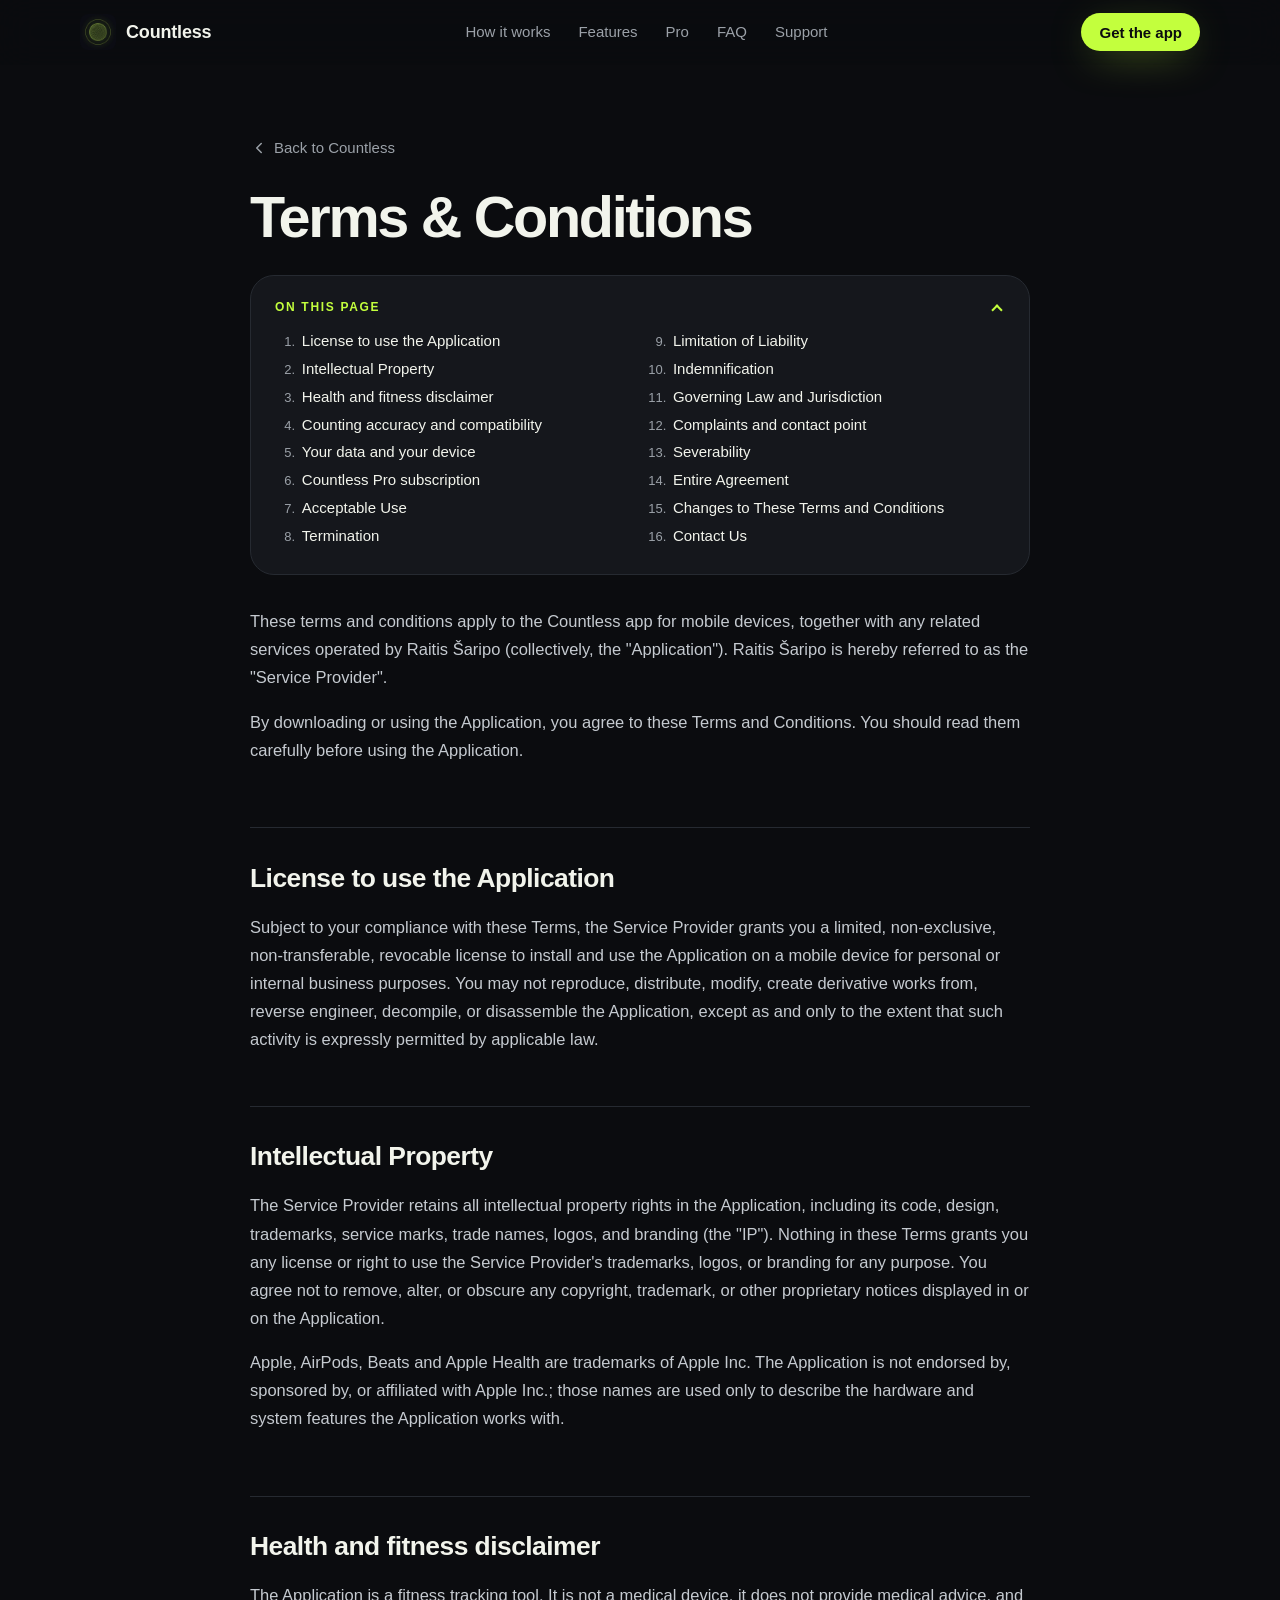
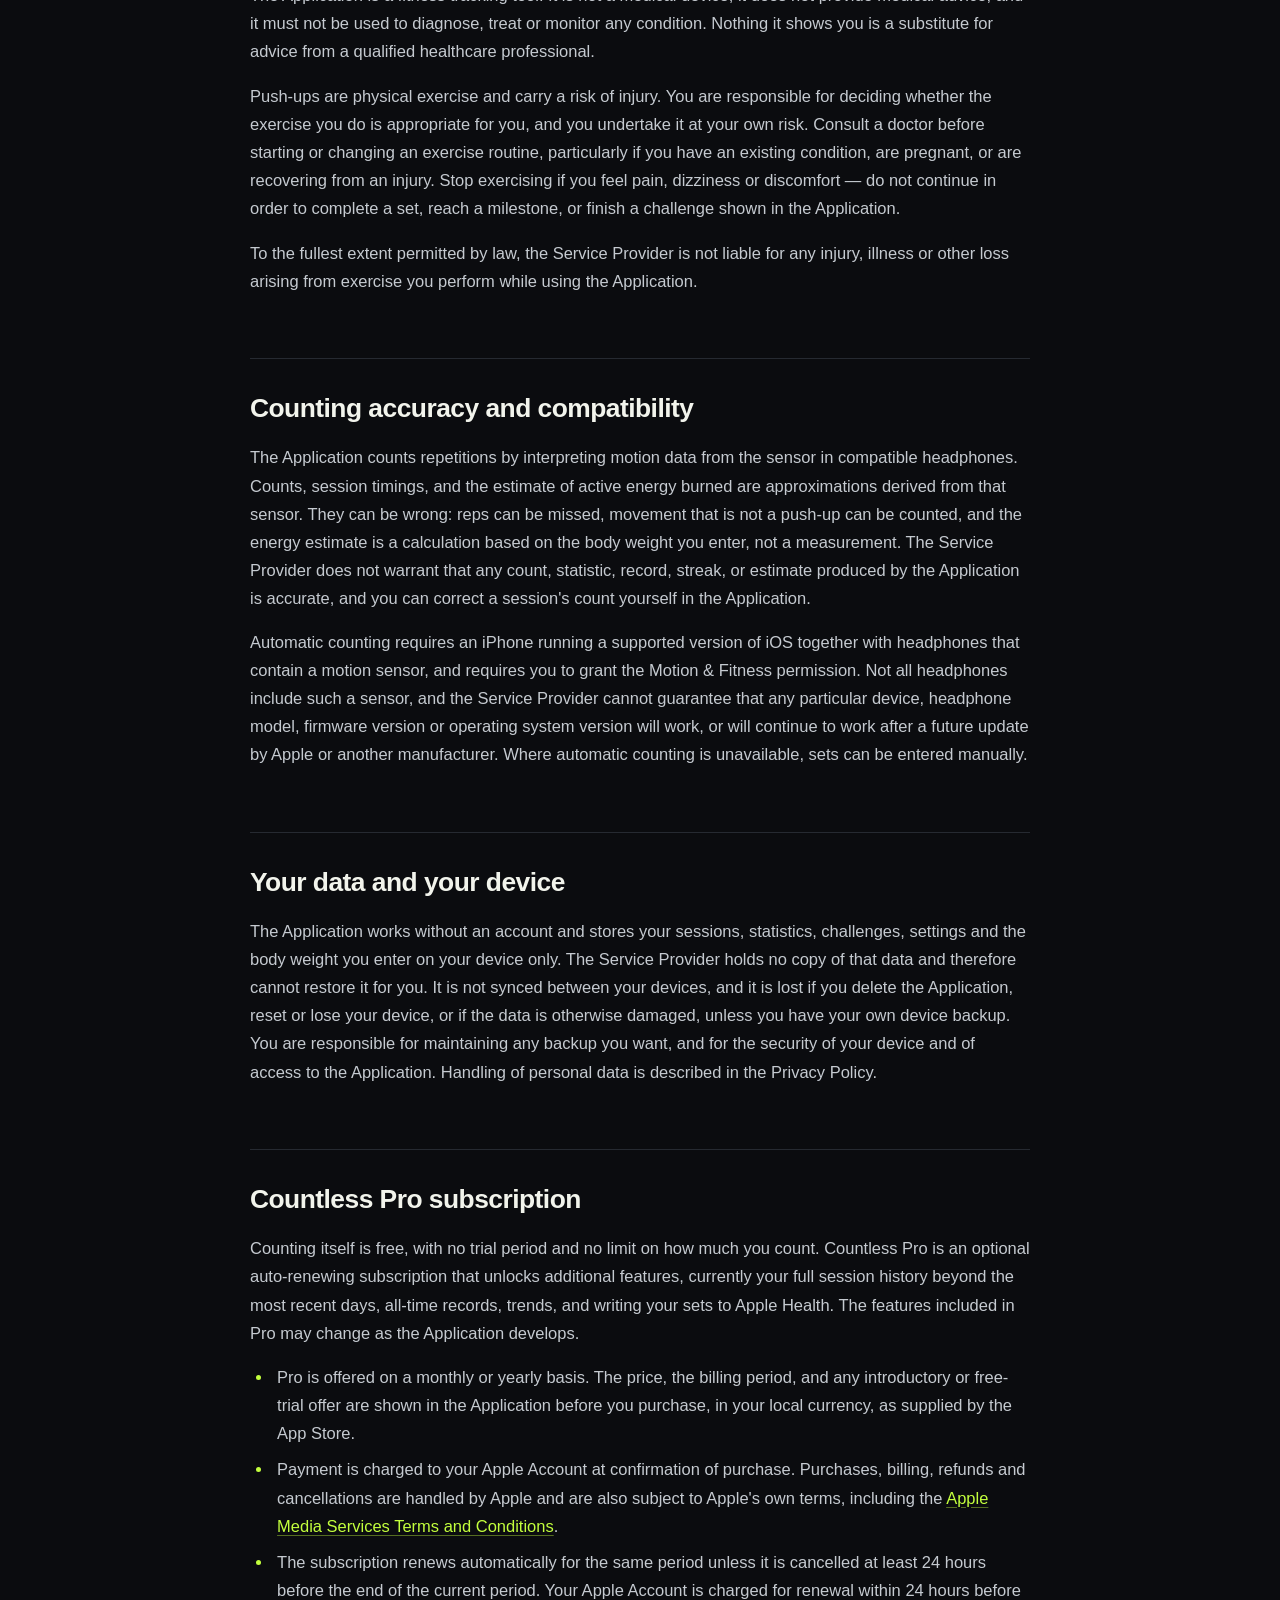
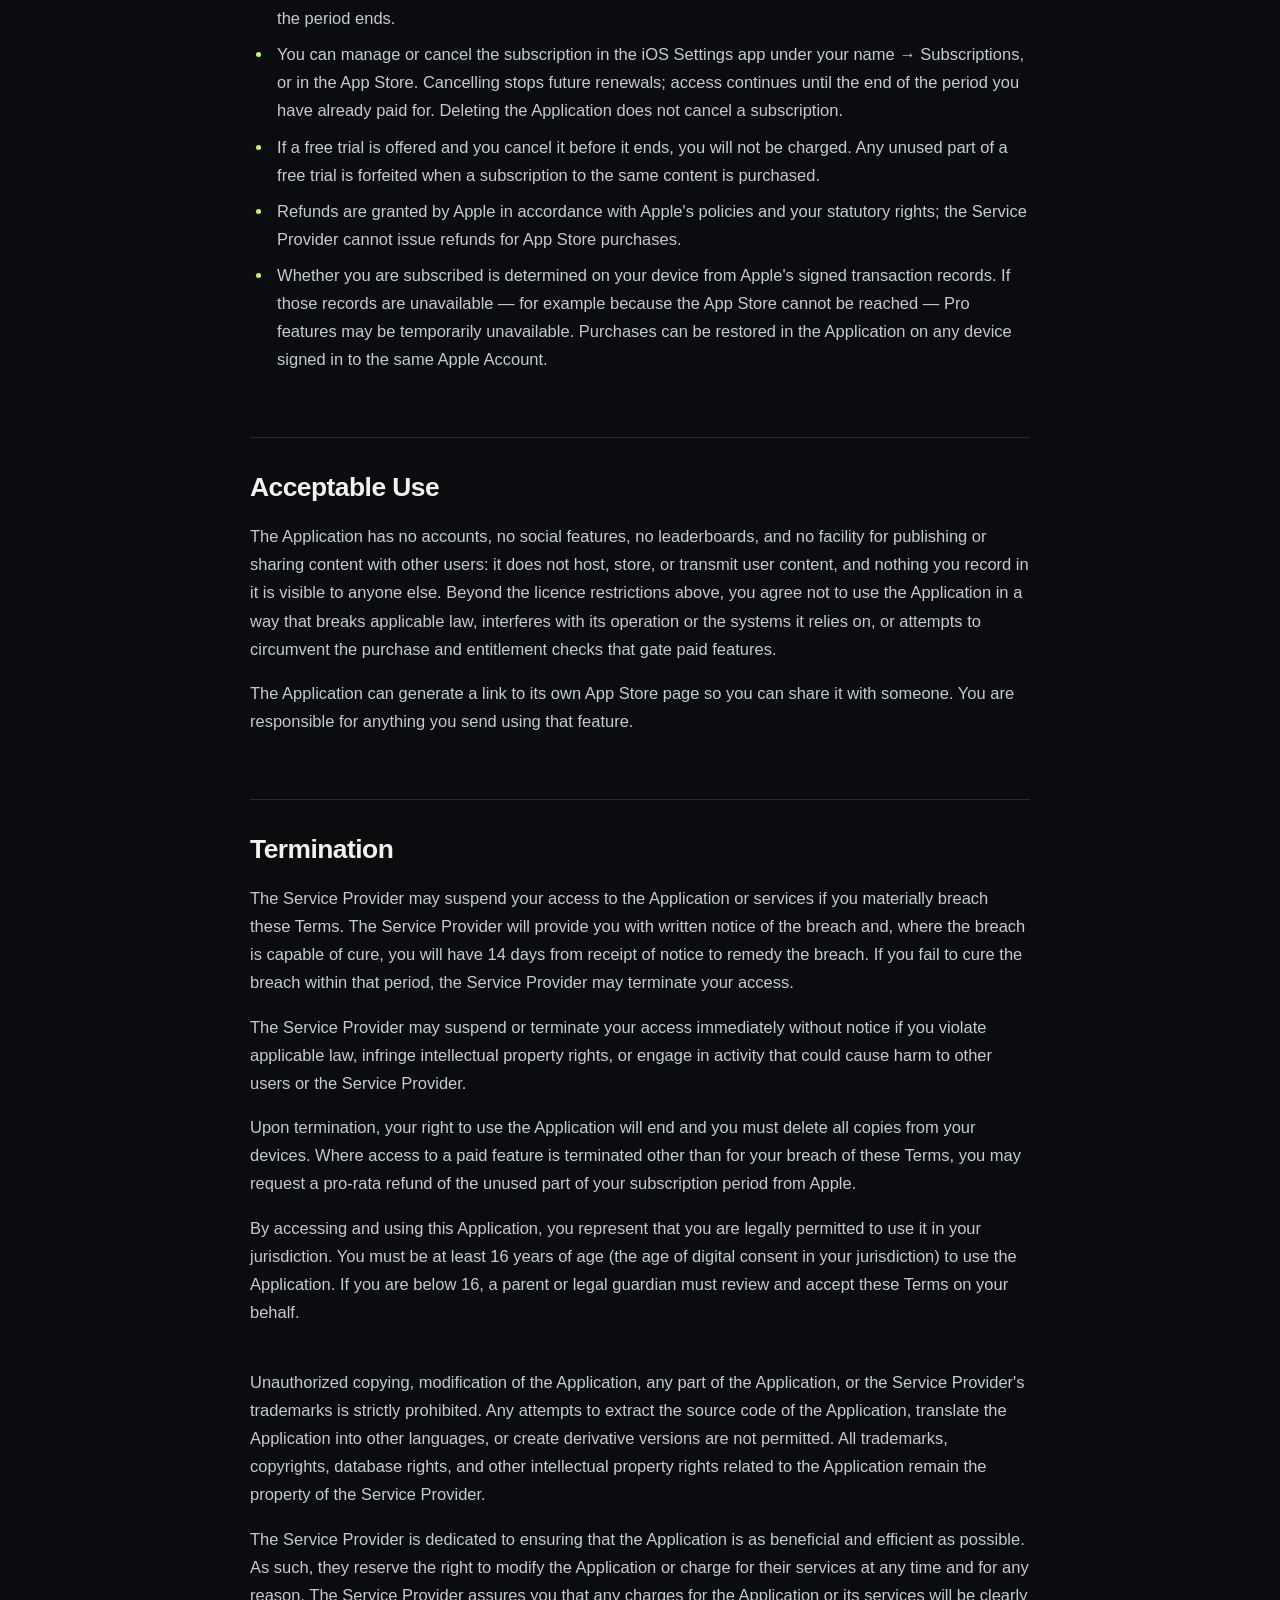
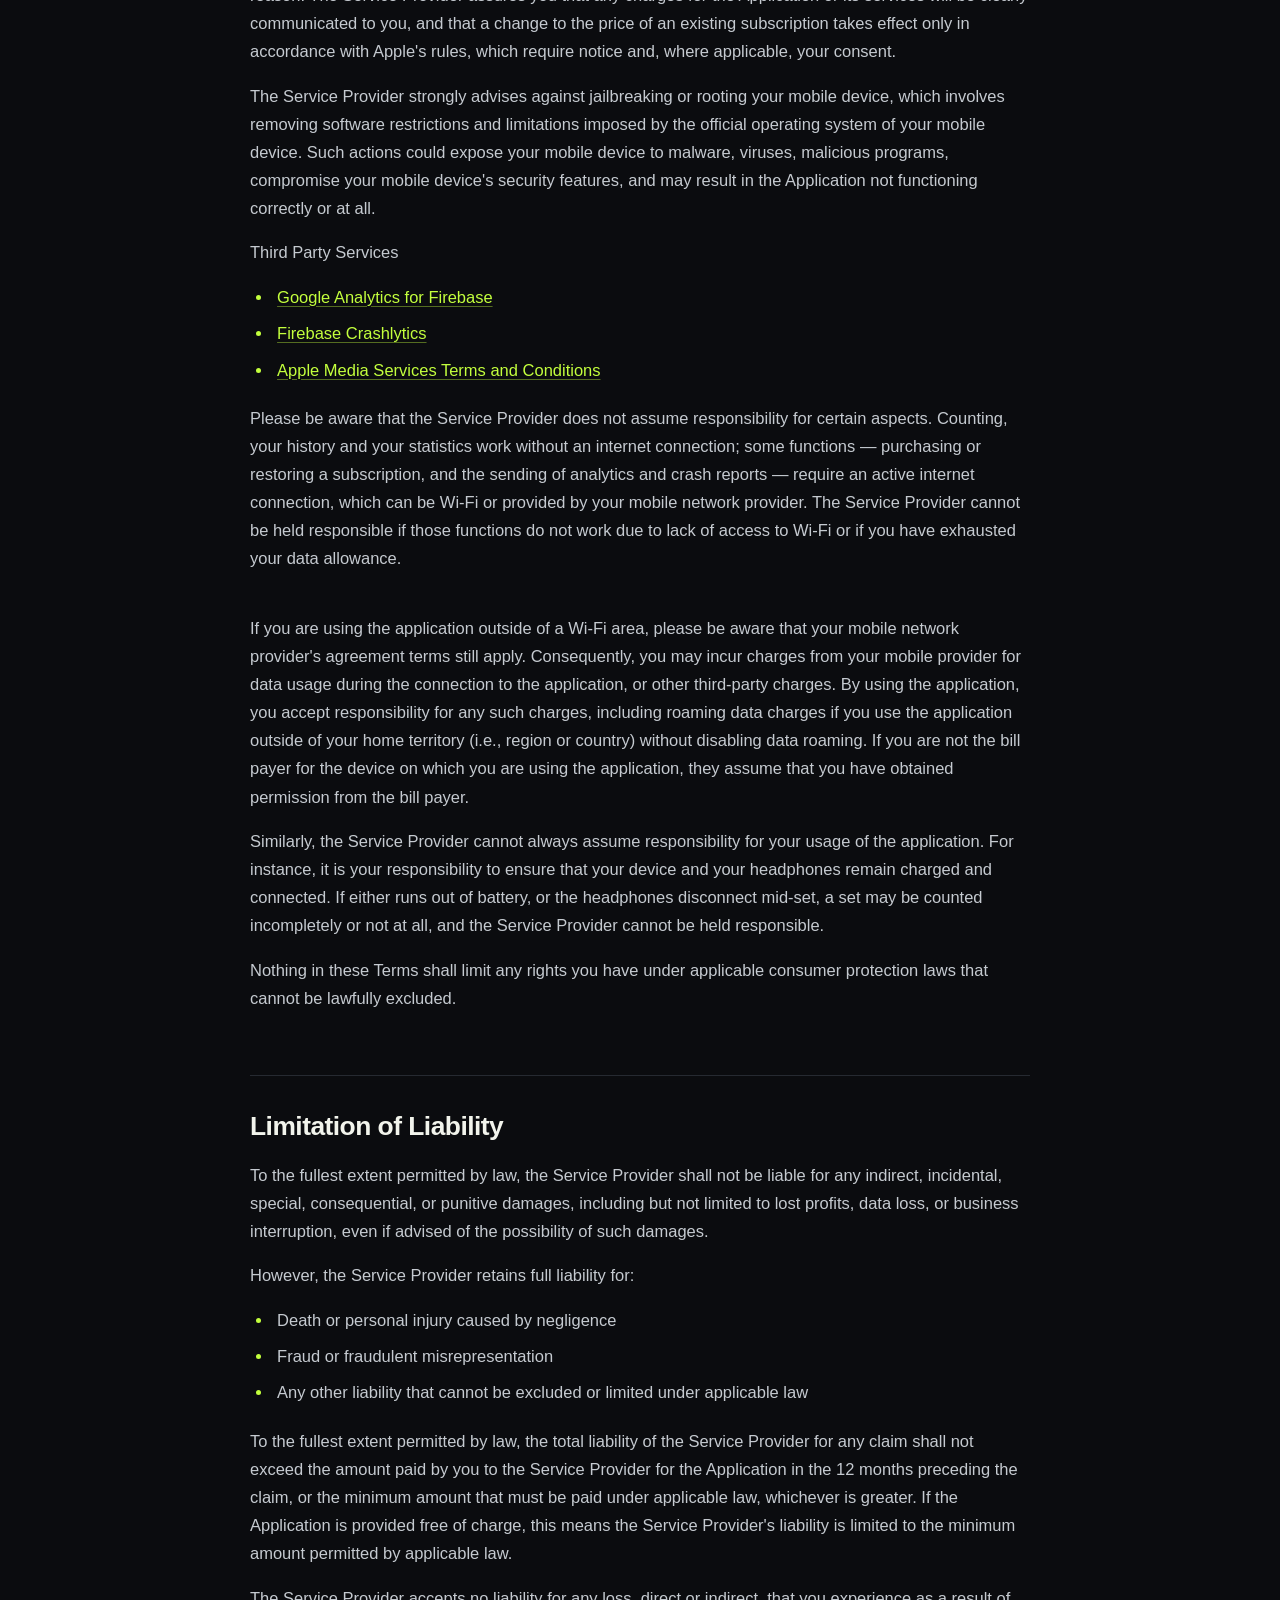
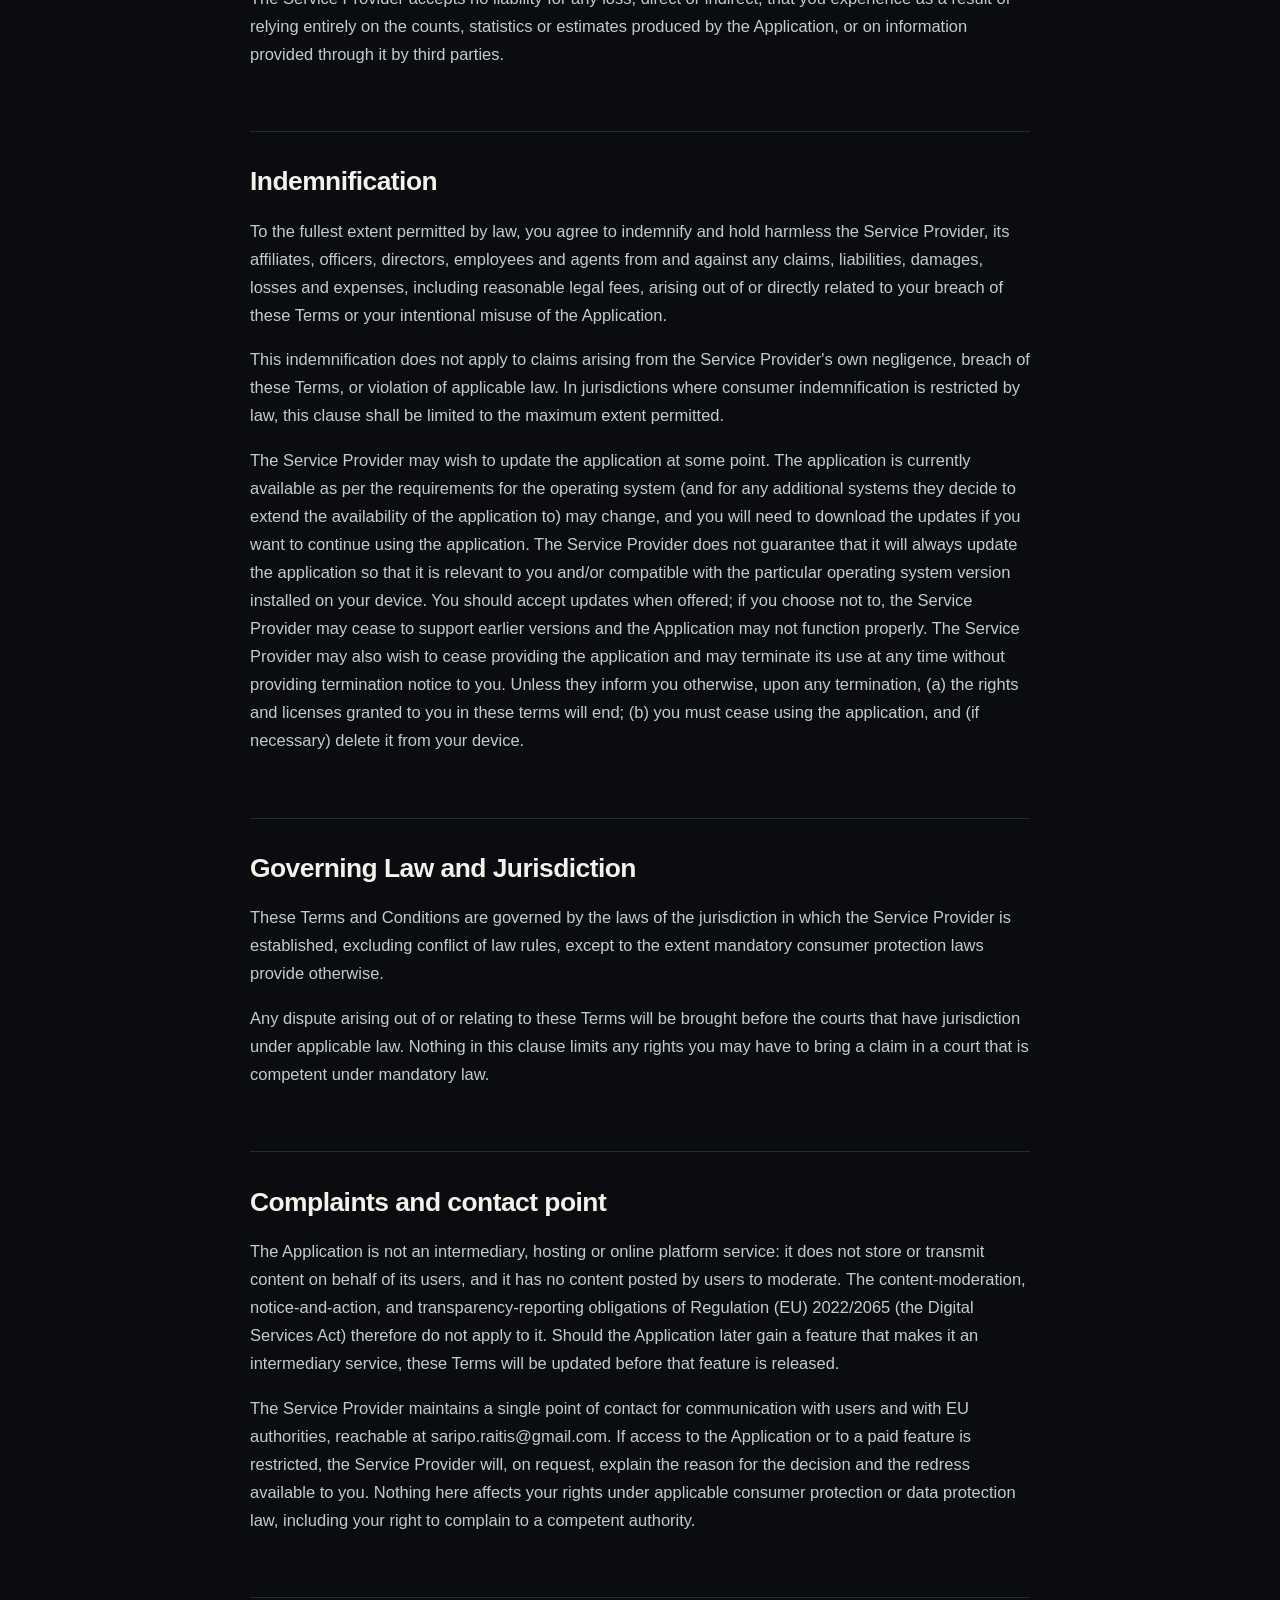
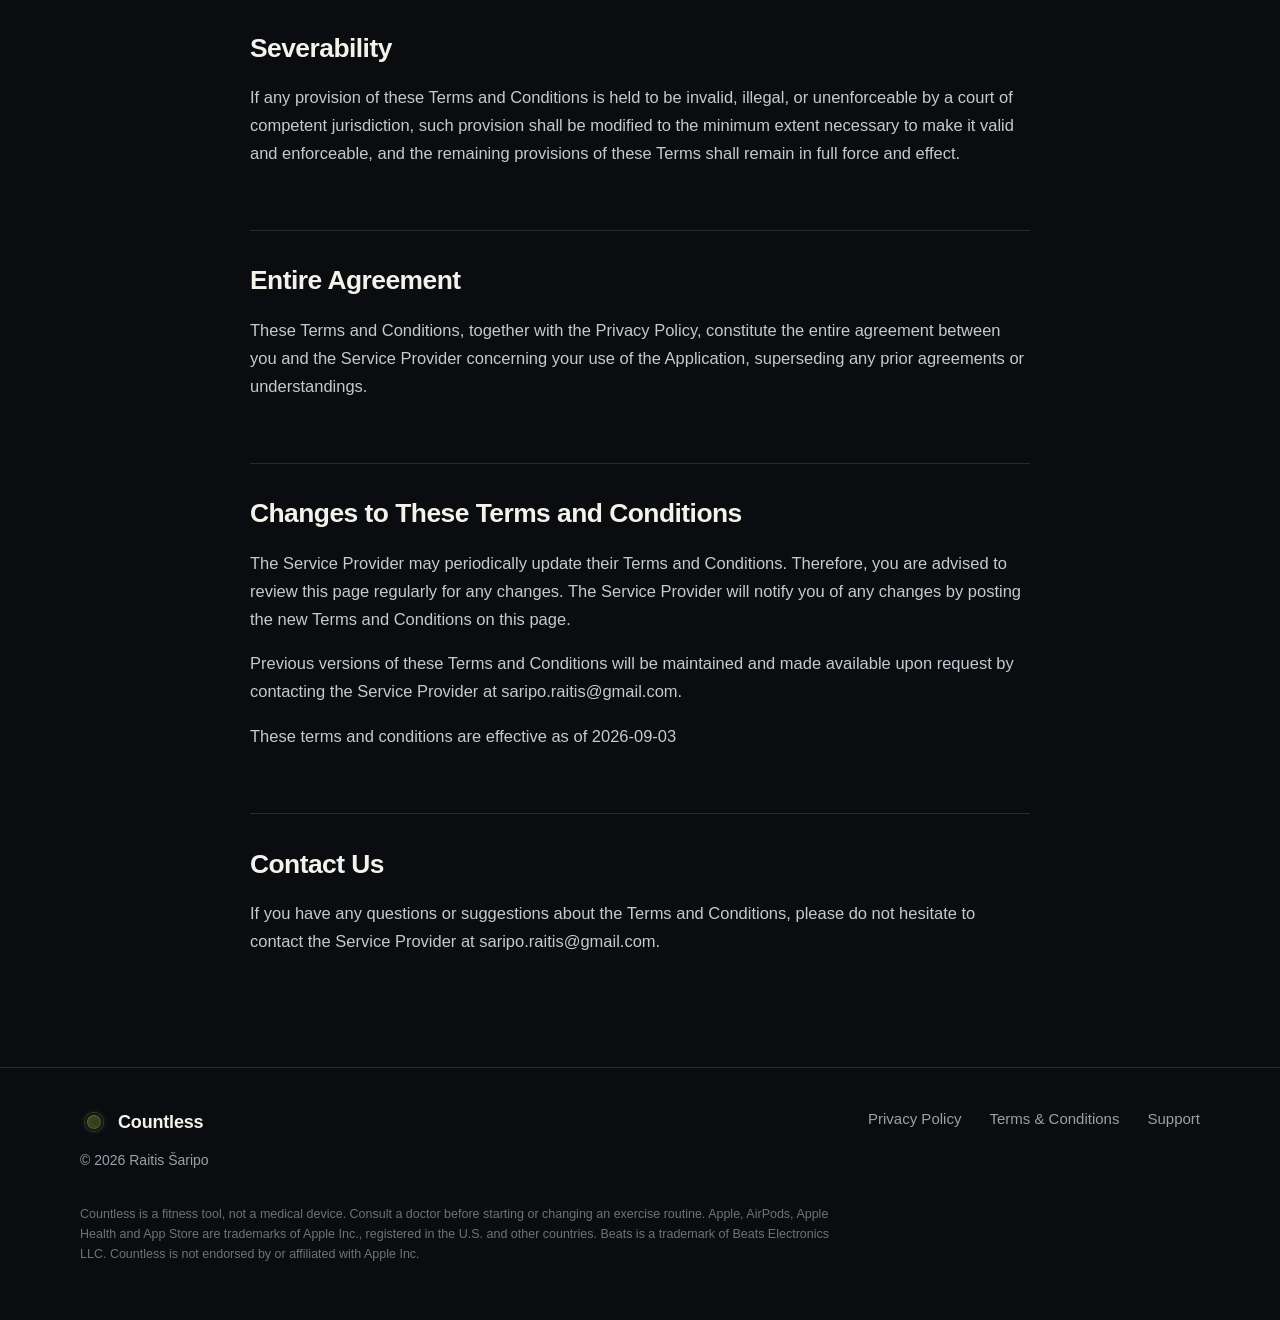
<file: terms-and-conditions.html>
<!doctype html>
<html lang="en">
<head>
    <meta charset="utf-8" />
    <meta name="viewport" content="width=device-width, initial-scale=1, viewport-fit=cover" />
    <title>Terms &amp; Conditions – Countless</title>
    <meta name="description" content="Terms and Conditions for the Countless app, including the Countless Pro subscription and health disclaimer." />
    <meta name="theme-color" content="#0B0C0F" />
    <meta name="color-scheme" content="dark" />
    <link rel="canonical" href="https://raichibald.github.io/countless.github.io/terms-and-conditions.html" />
    <link rel="icon" type="image/png" href="favicon.png" />
    <link rel="apple-touch-icon" href="apple-touch-icon.png" />
    <link rel="stylesheet" href="styles.css" />
    <link rel="stylesheet" href="legal.css" />
</head>
<body>
    <a class="skip" href="#main">Skip to content</a>

    <header class="site-header" id="top">
        <div class="wrap bar">
            <a class="brand" href="./" aria-label="Countless home">
                <img src="assets/icon-192.webp" width="36" height="36" alt="" />
                <span>Countless</span>
            </a>
            <nav class="nav" aria-label="Primary">
                <a href="./#how">How it works</a>
                <a href="./#features">Features</a>
                <a href="./#pro">Pro</a>
                <a href="./#faq">FAQ</a>
                <a href="./#support">Support</a>
            </nav>
            <a class="btn btn-sm" href="https://apps.apple.com/app/id6807464779">Get the app</a>
        </div>
    </header>

    <main id="main">
        <div class="doc-wrap">
            <a class="doc-back" href="./">
                <svg viewBox="0 0 24 24" width="18" height="18" aria-hidden="true"><path d="M15 6l-6 6 6 6" /></svg>
                Back to Countless
            </a>
            <article class="doc">
        <h1>Terms &amp; Conditions</h1>
                <details class="toc" data-toc open>
                    <summary>On this page</summary>
                    <ol>
                    <li><a href="#license-to-use-the-application">License to use the Application</a></li>
                    <li><a href="#intellectual-property">Intellectual Property</a></li>
                    <li><a href="#health-and-fitness-disclaimer">Health and fitness disclaimer</a></li>
                    <li><a href="#counting-accuracy-and-compatibility">Counting accuracy and compatibility</a></li>
                    <li><a href="#your-data-and-your-device">Your data and your device</a></li>
                    <li><a href="#countless-pro-subscription">Countless Pro subscription</a></li>
                    <li><a href="#acceptable-use">Acceptable Use</a></li>
                    <li><a href="#termination">Termination</a></li>
                    <li><a href="#limitation-of-liability">Limitation of Liability</a></li>
                    <li><a href="#indemnification">Indemnification</a></li>
                    <li><a href="#governing-law-and-jurisdiction">Governing Law and Jurisdiction</a></li>
                    <li><a href="#complaints-and-contact-point">Complaints and contact point</a></li>
                    <li><a href="#severability">Severability</a></li>
                    <li><a href="#entire-agreement">Entire Agreement</a></li>
                    <li><a href="#changes-to-these-terms-and-conditions">Changes to These Terms and Conditions</a></li>
                    <li><a href="#contact-us">Contact Us</a></li>
                    </ol>
                </details>

        <p>
            These terms and conditions apply to the Countless app for mobile devices, together with any related
            services operated by Raitis Šaripo (collectively, the "Application"). Raitis Šaripo is hereby referred to
            as the "Service Provider".
        </p>
        <br />
        <p>
            By downloading or using the Application, you agree to these Terms and Conditions. You should read them
            carefully before using the Application.
        </p>
        <br />
        <div>
            <h2 id="license-to-use-the-application">License to use the Application</h2>
            <p>
                Subject to your compliance with these Terms, the Service Provider grants you a limited, non-exclusive,
                non-transferable, revocable license to install and use the Application on a mobile device for personal
                or internal business purposes. You may not reproduce, distribute, modify, create derivative works from,
                reverse engineer, decompile, or disassemble the Application, except as and only to the extent that such
                activity is expressly permitted by applicable law.
            </p>
        </div>
        <br /><h2 id="intellectual-property">Intellectual Property</h2>
        <p>
            The Service Provider retains all intellectual property rights in the Application, including its code,
            design, trademarks, service marks, trade names, logos, and branding (the "IP"). Nothing in these Terms
            grants you any license or right to use the Service Provider's trademarks, logos, or branding for any
            purpose. You agree not to remove, alter, or obscure any copyright, trademark, or other proprietary notices
            displayed in or on the Application.
        </p>
        <p>
            Apple, AirPods, Beats and Apple Health are trademarks of Apple Inc. The Application is not endorsed by,
            sponsored by, or affiliated with Apple Inc.; those names are used only to describe the hardware and system
            features the Application works with.
        </p>
        <br /><h2 id="health-and-fitness-disclaimer">Health and fitness disclaimer</h2>
        <p>
            The Application is a fitness tracking tool. It is not a medical device, it does not provide medical advice,
            and it must not be used to diagnose, treat or monitor any condition. Nothing it shows you is a substitute
            for advice from a qualified healthcare professional.
        </p>
        <p>
            Push-ups are physical exercise and carry a risk of injury. You are responsible for deciding whether the
            exercise you do is appropriate for you, and you undertake it at your own risk. Consult a doctor before
            starting or changing an exercise routine, particularly if you have an existing condition, are pregnant, or
            are recovering from an injury. Stop exercising if you feel pain, dizziness or discomfort — do not continue
            in order to complete a set, reach a milestone, or finish a challenge shown in the Application.
        </p>
        <p>
            To the fullest extent permitted by law, the Service Provider is not liable for any injury, illness or other
            loss arising from exercise you perform while using the Application.
        </p>
        <br /><h2 id="counting-accuracy-and-compatibility">Counting accuracy and compatibility</h2>
        <p>
            The Application counts repetitions by interpreting motion data from the sensor in compatible headphones.
            Counts, session timings, and the estimate of active energy burned are approximations derived from that
            sensor. They can be wrong: reps can be missed, movement that is not a push-up can be counted, and the
            energy estimate is a calculation based on the body weight you enter, not a measurement. The Service
            Provider does not warrant that any count, statistic, record, streak, or estimate produced by the
            Application is accurate, and you can correct a session's count yourself in the Application.
        </p>
        <p>
            Automatic counting requires an iPhone running a supported version of iOS together with headphones that
            contain a motion sensor, and requires you to grant the Motion &amp; Fitness permission. Not all headphones
            include such a sensor, and the Service Provider cannot guarantee that any particular device, headphone
            model, firmware version or operating system version will work, or will continue to work after a future
            update by Apple or another manufacturer. Where automatic counting is unavailable, sets can be entered
            manually.
        </p>
        <br /><h2 id="your-data-and-your-device">Your data and your device</h2>
        <p>
            The Application works without an account and stores your sessions, statistics, challenges, settings and the
            body weight you enter on your device only. The Service Provider holds no copy of that data and therefore
            cannot restore it for you. It is not synced between your devices, and it is lost if you delete the
            Application, reset or lose your device, or if the data is otherwise damaged, unless you have your own device
            backup. You are responsible for maintaining any backup you want, and for the security of your device and of
            access to the Application. Handling of personal data is described in the Privacy Policy.
        </p>
        <br /><h2 id="countless-pro-subscription">Countless Pro subscription</h2>
        <p>
            Counting itself is free, with no trial period and no limit on how much you count. Countless Pro is an
            optional auto-renewing subscription that unlocks additional features, currently your full session history
            beyond the most recent days, all-time records, trends, and writing your sets to Apple Health. The features
            included in Pro may change as the Application develops.
        </p>
        <ul>
            <li>
                Pro is offered on a monthly or yearly basis. The price, the billing period, and any introductory or
                free-trial offer are shown in the Application before you purchase, in your local currency, as supplied
                by the App Store.
            </li>
            <li>
                Payment is charged to your Apple Account at confirmation of purchase. Purchases, billing, refunds and
                cancellations are handled by Apple and are also subject to Apple's own terms, including the
                <a
                    href="https://www.apple.com/legal/internet-services/itunes/"
                    target="_blank"
                    rel="noopener noreferrer"
                    >Apple Media Services Terms and Conditions</a
                >.
            </li>
            <li>
                The subscription renews automatically for the same period unless it is cancelled at least 24 hours
                before the end of the current period. Your Apple Account is charged for renewal within 24 hours before
                the period ends.
            </li>
            <li>
                You can manage or cancel the subscription in the iOS Settings app under your name → Subscriptions, or in
                the App Store. Cancelling stops future renewals; access continues until the end of the period you have
                already paid for. Deleting the Application does not cancel a subscription.
            </li>
            <li>
                If a free trial is offered and you cancel it before it ends, you will not be charged. Any unused part of
                a free trial is forfeited when a subscription to the same content is purchased.
            </li>
            <li>
                Refunds are granted by Apple in accordance with Apple's policies and your statutory rights; the Service
                Provider cannot issue refunds for App Store purchases.
            </li>
            <li>
                Whether you are subscribed is determined on your device from Apple's signed transaction records. If
                those records are unavailable — for example because the App Store cannot be reached — Pro features may
                be temporarily unavailable. Purchases can be restored in the Application on any device signed in to the
                same Apple Account.
            </li>
        </ul>
        <br /><h2 id="acceptable-use">Acceptable Use</h2>
        <p>
            The Application has no accounts, no social features, no leaderboards, and no facility for publishing or
            sharing content with other users: it does not host, store, or transmit user content, and nothing you record
            in it is visible to anyone else. Beyond the licence restrictions above, you agree not to use the Application
            in a way that breaks applicable law, interferes with its operation or the systems it relies on, or attempts
            to circumvent the purchase and entitlement checks that gate paid features.
        </p>
        <p>
            The Application can generate a link to its own App Store page so you can share it with someone. You are
            responsible for anything you send using that feature.
        </p>
        <br /><h2 id="termination">Termination</h2>
        <p>
            The Service Provider may suspend your access to the Application or services if you materially breach these
            Terms. The Service Provider will provide you with written notice of the breach and, where the breach is
            capable of cure, you will have 14 days from receipt of notice to remedy the breach. If you fail to cure the
            breach within that period, the Service Provider may terminate your access.
        </p>
        <br />
        <p>
            The Service Provider may suspend or terminate your access immediately without notice if you violate
            applicable law, infringe intellectual property rights, or engage in activity that could cause harm to other
            users or the Service Provider.
        </p>
        <br />
        <p>
            Upon termination, your right to use the Application will end and you must delete all copies from your
            devices. Where access to a paid feature is terminated other than for your breach of these Terms, you may
            request a pro-rata refund of the unused part of your subscription period from Apple.
        </p>
        <br />
        <p>
            By accessing and using this Application, you represent that you are legally permitted to use it in your
            jurisdiction. You must be at least 16 years of age (the age of digital consent in your jurisdiction) to use
            the Application. If you are below 16, a parent or legal guardian must review and accept these Terms on your
            behalf.
        </p>
        <div>
            <br />
            <p>
                Unauthorized copying, modification of the Application, any part of the Application, or the Service
                Provider's trademarks is strictly prohibited. Any attempts to extract the source code of the
                Application, translate the Application into other languages, or create derivative versions are not
                permitted. All trademarks, copyrights, database rights, and other intellectual property rights related
                to the Application remain the property of the Service Provider.
            </p>
        </div>
        <br />
        <p>
            The Service Provider is dedicated to ensuring that the Application is as beneficial and efficient as
            possible. As such, they reserve the right to modify the Application or charge for their services at any
            time and for any reason. The Service Provider assures you that any charges for the Application or its
            services will be clearly communicated to you, and that a change to the price of an existing subscription
            takes effect only in accordance with Apple's rules, which require notice and, where applicable, your
            consent.
        </p>
        <br />
        <div>
            <p>
                The Service Provider strongly advises against jailbreaking or rooting your mobile device, which
                involves removing software restrictions and limitations imposed by the official operating system of
                your mobile device. Such actions could expose your mobile device to malware, viruses, malicious
                programs, compromise your mobile device's security features, and may result in the Application not
                functioning correctly or at all.
            </p>
        </div>
        <div>
            <p>Third Party Services</p>
            <ul>
                <li>
                    <a href="https://www.google.com/analytics/terms/" target="_blank" rel="noopener noreferrer"
                        >Google Analytics for Firebase</a
                    >
                </li>
                <li>
                    <a href="https://firebase.google.com/terms/crashlytics" target="_blank" rel="noopener noreferrer"
                        >Firebase Crashlytics</a
                    >
                </li>
                <li>
                    <a
                        href="https://www.apple.com/legal/internet-services/itunes/"
                        target="_blank"
                        rel="noopener noreferrer"
                        >Apple Media Services Terms and Conditions</a
                    >
                </li>
            </ul>
        </div>
        <br />
        <div>
            <p>
                Please be aware that the Service Provider does not assume responsibility for certain aspects. Counting,
                your history and your statistics work without an internet connection; some functions — purchasing or
                restoring a subscription, and the sending of analytics and crash reports — require an active internet
                connection, which can be Wi-Fi or provided by your mobile network provider. The Service Provider cannot
                be held responsible if those functions do not work due to lack of access to Wi-Fi or if you have
                exhausted your data allowance.
            </p>
            <br />
            <p>
                If you are using the application outside of a Wi-Fi area, please be aware that your mobile network
                provider's agreement terms still apply. Consequently, you may incur charges from your mobile provider
                for data usage during the connection to the application, or other third-party charges. By using the
                application, you accept responsibility for any such charges, including roaming data charges if you use
                the application outside of your home territory (i.e., region or country) without disabling data
                roaming. If you are not the bill payer for the device on which you are using the application, they
                assume that you have obtained permission from the bill payer.
            </p>
        </div>
        <!----><br />
        <p>
            Similarly, the Service Provider cannot always assume responsibility for your usage of the application. For
            instance, it is your responsibility to ensure that your device and your headphones remain charged and
            connected. If either runs out of battery, or the headphones disconnect mid-set, a set may be counted
            incompletely or not at all, and the Service Provider cannot be held responsible.
        </p>
        <br />
        <p>
            Nothing in these Terms shall limit any rights you have under applicable consumer protection laws that
            cannot be lawfully excluded.
        </p>
        <h2 id="limitation-of-liability">Limitation of Liability</h2>
        <p>
            To the fullest extent permitted by law, the Service Provider shall not be liable for any indirect,
            incidental, special, consequential, or punitive damages, including but not limited to lost profits, data
            loss, or business interruption, even if advised of the possibility of such damages.
        </p>
        <br />
        <p>However, the Service Provider retains full liability for:</p>
        <ul>
            <li>Death or personal injury caused by negligence</li>
            <li>Fraud or fraudulent misrepresentation</li>
            <li>Any other liability that cannot be excluded or limited under applicable law</li>
        </ul>
        <br />
        <p>
            To the fullest extent permitted by law, the total liability of the Service Provider for any claim shall not
            exceed the amount paid by you to the Service Provider for the Application in the 12 months preceding the
            claim, or the minimum amount that must be paid under applicable law, whichever is greater. If the
            Application is provided free of charge, this means the Service Provider's liability is limited to the
            minimum amount permitted by applicable law.
        </p>
        <br />
        <p>
            The Service Provider accepts no liability for any loss, direct or indirect, that you experience as a result
            of relying entirely on the counts, statistics or estimates produced by the Application, or on information
            provided through it by third parties.
        </p>
        <br /><h2 id="indemnification">Indemnification</h2>
        <p>
            To the fullest extent permitted by law, you agree to indemnify and hold harmless the Service Provider, its
            affiliates, officers, directors, employees and agents from and against any claims, liabilities, damages,
            losses and expenses, including reasonable legal fees, arising out of or directly related to your breach of
            these Terms or your intentional misuse of the Application.
        </p>
        <br />
        <p>
            This indemnification does not apply to claims arising from the Service Provider's own negligence, breach of
            these Terms, or violation of applicable law. In jurisdictions where consumer indemnification is restricted
            by law, this clause shall be limited to the maximum extent permitted.
        </p>
        <br />
        <p>
            The Service Provider may wish to update the application at some point. The application is currently
            available as per the requirements for the operating system (and for any additional systems they decide to
            extend the availability of the application to) may change, and you will need to download the updates if you
            want to continue using the application. The Service Provider does not guarantee that it will always update
            the application so that it is relevant to you and/or compatible with the particular operating system
            version installed on your device. You should accept updates when offered; if you choose not to, the Service
            Provider may cease to support earlier versions and the Application may not function properly. The Service
            Provider may also wish to cease providing the application and may terminate its use at any time without
            providing termination notice to you. Unless they inform you otherwise, upon any termination, (a) the rights
            and licenses granted to you in these terms will end; (b) you must cease using the application, and (if
            necessary) delete it from your device.
        </p>
        <br /><h2 id="governing-law-and-jurisdiction">Governing Law and Jurisdiction</h2><br />
        <p>
            These Terms and Conditions are governed by the laws of the jurisdiction in which the Service Provider is
            established, excluding conflict of law rules, except to the extent mandatory consumer protection laws
            provide otherwise.
        </p>
        <br />
        <p>
            Any dispute arising out of or relating to these Terms will be brought before the courts that have
            jurisdiction under applicable law. Nothing in this clause limits any rights you may have to bring a claim
            in a court that is competent under mandatory law.
        </p>
        <br /><h2 id="complaints-and-contact-point">Complaints and contact point</h2>
        <p>
            The Application is not an intermediary, hosting or online platform service: it does not store or transmit
            content on behalf of its users, and it has no content posted by users to moderate. The content-moderation,
            notice-and-action, and transparency-reporting obligations of Regulation (EU) 2022/2065 (the Digital
            Services Act) therefore do not apply to it. Should the Application later gain a feature that makes it an
            intermediary service, these Terms will be updated before that feature is released.
        </p>
        <p>
            The Service Provider maintains a single point of contact for communication with users and with EU
            authorities, reachable at saripo.raitis@gmail.com. If access to the Application or to a paid feature is
            restricted, the Service Provider will, on request, explain the reason for the decision and the redress
            available to you. Nothing here affects your rights under applicable consumer protection or data protection
            law, including your right to complain to a competent authority.
        </p>
        <br /><h2 id="severability">Severability</h2>
        <p>
            If any provision of these Terms and Conditions is held to be invalid, illegal, or unenforceable by a court
            of competent jurisdiction, such provision shall be modified to the minimum extent necessary to make it
            valid and enforceable, and the remaining provisions of these Terms shall remain in full force and effect.
        </p>
        <br /><h2 id="entire-agreement">Entire Agreement</h2>
        <p>
            These Terms and Conditions, together with the Privacy Policy, constitute the entire agreement between you
            and the Service Provider concerning your use of the Application, superseding any prior agreements or
            understandings.
        </p>
        <br /><h2 id="changes-to-these-terms-and-conditions">Changes to These Terms and Conditions</h2>
        <p>
            The Service Provider may periodically update their Terms and Conditions. Therefore, you are advised to
            review this page regularly for any changes. The Service Provider will notify you of any changes by posting
            the new Terms and Conditions on this page.
        </p>
        <br />
        <p>
            Previous versions of these Terms and Conditions will be maintained and made available upon request by
            contacting the Service Provider at saripo.raitis@gmail.com.
        </p>
        <br />
        <p>These terms and conditions are effective as of 2026-09-03</p>
        <br /><h2 id="contact-us">Contact Us</h2>
        <p>
            If you have any questions or suggestions about the Terms and Conditions, please do not hesitate to contact
            the Service Provider at saripo.raitis@gmail.com.
        </p>
    
            </article>
        </div>
    </main>

    <footer class="site-footer">
        <div class="wrap foot-grid">
            <div>
                <a class="brand" href="./">
                    <img src="assets/icon-192.webp" width="28" height="28" alt="" />
                    <span>Countless</span>
                </a>
                <p class="fine">© 2026 Raitis Šaripo</p>
            </div>
            <nav class="foot-links" aria-label="Legal and support">
                <a href="privacy-policy.html">Privacy Policy</a>
                <a href="terms-and-conditions.html">Terms &amp; Conditions</a>
                <a href="./#support">Support</a>
            </nav>
        </div>
        <div class="wrap">
            <p class="legal">
                Countless is a fitness tool, not a medical device. Consult a doctor before starting or changing an
                exercise routine. Apple, AirPods, Apple Health and App Store are trademarks of Apple Inc., registered in
                the U.S. and other countries. Beats is a trademark of Beats Electronics LLC. Countless is not endorsed
                by or affiliated with Apple Inc.
            </p>
        </div>
    </footer>

    <script src="script.js" defer></script>
</body>
</html>
</file>
<file: styles.css>
/* Countless — graphite and volt. Tokens mirror the app's design system. */
:root {
    --bg: #0b0c0f;
    --surface: #15171c;
    --raised: #1d2026;
    --border: #262a31;
    --volt: #c3ff3d;
    --volt-press: #9fd62b;
    --volt-dim: #2a3a12;
    --volt-soft: #e1ffa1;
    --text: #f2f4ec;
    --muted: #9ba1a8;

    --font: -apple-system, BlinkMacSystemFont, "SF Pro Display", "SF Pro Text", "Segoe UI", Roboto, "Helvetica Neue",
        Arial, sans-serif;
    --rounded: ui-rounded, "SF Pro Rounded", var(--font);

    --r-sm: 10px;
    --r-md: 16px;
    --r-lg: 24px;
    --maxw: 1120px;
    --gutter: clamp(16px, 4vw, 32px);
}

*,
*::before,
*::after {
    box-sizing: border-box;
}

html {
    scroll-behavior: smooth;
    scroll-padding-top: 76px;
    -webkit-text-size-adjust: 100%;
}

body {
    margin: 0;
    background: var(--bg);
    color: var(--text);
    font-family: var(--font);
    font-size: 17px;
    line-height: 1.5;
    -webkit-font-smoothing: antialiased;
    text-rendering: optimizeLegibility;
}

img,
svg {
    display: block;
    max-width: 100%;
}

a {
    color: inherit;
}

h1,
h2,
h3,
p {
    margin: 0;
}

:focus-visible {
    outline: 2px solid var(--volt);
    outline-offset: 3px;
    border-radius: 6px;
}

.skip {
    position: absolute;
    left: 12px;
    top: -60px;
    z-index: 100;
    padding: 10px 16px;
    background: var(--volt);
    color: var(--bg);
    font-weight: 600;
    border-radius: 999px;
    text-decoration: none;
}
.skip:focus {
    top: 12px;
}

.wrap {
    width: 100%;
    max-width: calc(var(--maxw) + var(--gutter) * 2);
    margin-inline: auto;
    padding-inline: var(--gutter);
}
.wrap.narrow {
    max-width: calc(780px + var(--gutter) * 2);
}
.center {
    text-align: center;
}

.volt {
    color: var(--volt);
}
.nb {
    white-space: nowrap;
}

/* ---------- Header ---------- */
.site-header {
    position: sticky;
    top: 0;
    z-index: 50;
    background: rgba(11, 12, 15, 0.72);
    -webkit-backdrop-filter: saturate(1.4) blur(18px);
    backdrop-filter: saturate(1.4) blur(18px);
    border-bottom: 1px solid transparent;
    transition: border-color 0.25s;
}
.site-header.scrolled {
    border-bottom-color: var(--border);
}
.bar {
    display: flex;
    align-items: center;
    justify-content: space-between;
    gap: 24px;
    height: 64px;
}
.brand {
    display: inline-flex;
    align-items: center;
    gap: 10px;
    text-decoration: none;
    font-weight: 700;
    font-size: 18px;
    letter-spacing: -0.01em;
}
.brand img {
    border-radius: 22%;
}
.nav {
    display: none;
    gap: 28px;
    font-size: 15px;
    color: var(--muted);
}
.nav a {
    text-decoration: none;
    transition: color 0.2s;
}
.nav a:hover {
    color: var(--text);
}

/* ---------- Buttons ---------- */
.btn {
    display: inline-flex;
    align-items: center;
    justify-content: center;
    gap: 10px;
    height: 44px;
    padding: 0 22px;
    border: 0;
    border-radius: 999px;
    background: var(--volt);
    color: var(--bg);
    font: 650 16px/1 var(--font);
    text-decoration: none;
    cursor: pointer;
    box-shadow: 0 10px 40px -12px rgba(195, 255, 61, 0.55);
    transition: transform 0.15s, background 0.15s, box-shadow 0.2s;
}
.btn:hover {
    background: var(--volt-soft);
    transform: translateY(-1px);
}
.btn:active {
    background: var(--volt-press);
    transform: none;
}
.btn svg {
    fill: none;
    stroke: currentColor;
    stroke-width: 2.2;
    stroke-linecap: round;
    stroke-linejoin: round;
}
.btn-sm {
    height: 38px;
    padding: 0 18px;
    font-size: 15px;
}
.btn-lg {
    height: 56px;
    padding: 0 28px;
    font-size: 17px;
}
.btn-ghost {
    background: var(--surface);
    color: var(--text);
    box-shadow: inset 0 0 0 1px var(--border);
}
.btn-ghost:hover {
    background: var(--raised);
}

/* ---------- Hero ---------- */
.hero {
    position: relative;
    overflow: hidden;
    padding-block: clamp(40px, 8vw, 96px) clamp(56px, 9vw, 112px);
}
.hero::before,
.hero::after {
    content: "";
    position: absolute;
    inset: 0;
    pointer-events: none;
}
.hero::before {
    background: radial-gradient(55% 55% at 78% 35%, rgba(195, 255, 61, 0.13), transparent 70%),
        radial-gradient(40% 40% at 8% 0%, rgba(195, 255, 61, 0.06), transparent 70%);
}
.hero::after {
    background-image: radial-gradient(rgba(195, 255, 61, 0.22) 1px, transparent 1.6px);
    background-size: 30px 30px;
    -webkit-mask-image: radial-gradient(60% 60% at 78% 38%, #000, transparent 75%);
    mask-image: radial-gradient(60% 60% at 78% 38%, #000, transparent 75%);
}
.hero-grid {
    position: relative;
    z-index: 1;
    display: grid;
    gap: 56px;
    align-items: center;
}
.chip {
    display: inline-flex;
    align-items: center;
    gap: 8px;
    height: 30px;
    padding: 0 14px;
    border-radius: 999px;
    background: var(--volt-dim);
    color: var(--volt);
    font-size: 12px;
    font-weight: 650;
    letter-spacing: 0.1em;
    text-transform: uppercase;
}
.chip .dot {
    width: 7px;
    height: 7px;
    border-radius: 50%;
    background: var(--volt);
    box-shadow: 0 0 10px var(--volt);
}
h1 {
    margin-top: 22px;
    font-size: clamp(2.7rem, 6.2vw, 5rem);
    line-height: 1;
    font-weight: 800;
    letter-spacing: -0.04em;
}
.lead {
    margin-top: 22px;
    max-width: 34em;
    font-size: clamp(1.05rem, 2.2vw, 1.25rem);
    line-height: 1.5;
    color: var(--muted);
}
.cta-row {
    display: flex;
    flex-wrap: wrap;
    gap: 12px;
    margin-top: 34px;
}
.trust {
    display: flex;
    flex-wrap: wrap;
    gap: 6px 22px;
    margin: 26px 0 0;
    padding: 0;
    list-style: none;
    font-size: 14px;
    color: var(--muted);
}
.trust li::before {
    content: "";
    display: inline-block;
    width: 6px;
    height: 6px;
    margin-right: 8px;
    border-radius: 50%;
    background: var(--volt);
    vertical-align: 2px;
}
.hero-visual {
    display: flex;
    justify-content: center;
}

/* ---------- Phone frame ---------- */
.phone {
    --pw: 280px;
    position: relative;
    flex: none;
    width: var(--pw);
    aspect-ratio: 660 / 1434;
    padding: 7px;
    border-radius: calc(var(--pw) * 0.15);
    background: linear-gradient(160deg, #2b2f37, #14161b 60%);
    box-shadow: 0 0 0 1px #30353d, 0 40px 80px -24px rgba(0, 0, 0, 0.85), 0 0 140px -40px rgba(195, 255, 61, 0.28);
}
.phone .screen {
    position: relative;
    width: 100%;
    height: 100%;
    overflow: hidden;
    border-radius: calc(var(--pw) * 0.15 - 7px);
    background: #000;
}
.phone .screen img {
    position: absolute;
    inset: 0;
    width: 100%;
    height: 100%;
    object-fit: cover;
}
#hero-screens img {
    opacity: 0;
    transition: opacity 0.9s ease;
}
#hero-screens img.on {
    opacity: 1;
}

/* ---------- Sections ---------- */
.section {
    padding-block: clamp(64px, 10vw, 120px);
}
.section.alt {
    background: linear-gradient(180deg, #0e1014, #0b0c0f);
    border-block: 1px solid var(--border);
}
.section-head {
    margin-bottom: clamp(32px, 5vw, 56px);
    max-width: 22em;
}
.section-head.center {
    margin-inline: auto;
    text-align: center;
}
.eyebrow {
    margin-bottom: 14px;
    font-size: 12px;
    font-weight: 700;
    letter-spacing: 0.14em;
    text-transform: uppercase;
    color: var(--volt);
}
h2 {
    font-size: clamp(1.9rem, 4.6vw, 3rem);
    line-height: 1.08;
    font-weight: 780;
    letter-spacing: -0.03em;
}
h3 {
    font-size: 19px;
    line-height: 1.3;
    font-weight: 650;
    letter-spacing: -0.01em;
}
.fine {
    max-width: 44em;
    margin: 28px auto 0;
    font-size: 14px;
    line-height: 1.55;
    color: var(--muted);
}
.fine.center {
    margin-inline: auto;
}
.site-footer .fine {
    margin: 6px 0 0;
}
.text-link {
    color: var(--volt);
    font-weight: 600;
    text-decoration: none;
}
.text-link:hover {
    text-decoration: underline;
    text-underline-offset: 4px;
}

/* ---------- How it works ---------- */
.how-grid {
    display: grid;
    gap: 48px;
    align-items: center;
}
.demo {
    position: relative;
    width: min(100%, 440px);
    aspect-ratio: 1;
    margin-inline: auto;
    border-radius: var(--r-lg);
    background: radial-gradient(70% 70% at 50% 50%, #12150d, var(--surface));
    border: 1px solid var(--border);
    overflow: hidden;
}
.demo canvas {
    position: absolute;
    inset: 0;
    width: 100%;
    height: 100%;
}
.demo-center {
    position: absolute;
    inset: 0;
    display: flex;
    flex-direction: column;
    align-items: center;
    justify-content: center;
}
.demo-count {
    font-family: var(--rounded);
    font-weight: 800;
    font-size: clamp(5rem, 22vw, 8.5rem);
    line-height: 1;
    letter-spacing: -0.04em;
    font-variant-numeric: tabular-nums;
}
.how-copy h2 {
    max-width: 14em;
}
.steps {
    display: grid;
    gap: 26px;
    margin: 36px 0 0;
    padding: 0;
    list-style: none;
}
.steps li {
    display: grid;
    grid-template-columns: 44px 1fr;
    gap: 18px;
}
.num {
    display: grid;
    place-items: center;
    width: 44px;
    height: 44px;
    border-radius: 50%;
    background: var(--volt-dim);
    color: var(--volt);
    font: 800 18px/1 var(--rounded);
}
.steps p {
    margin-top: 4px;
    color: var(--muted);
    font-size: 16px;
}

/* ---------- Feature cards ---------- */
.cards {
    display: grid;
    gap: 16px;
}
.card {
    padding: 28px;
    border-radius: var(--r-lg);
    background: var(--surface);
    border: 1px solid var(--border);
    transition: border-color 0.25s, transform 0.25s;
}
.card:hover {
    border-color: rgba(195, 255, 61, 0.4);
}
.card p {
    margin-top: 8px;
    font-size: 16px;
    color: var(--muted);
}
.ico {
    display: grid;
    place-items: center;
    width: 46px;
    height: 46px;
    margin-bottom: 20px;
    border-radius: 14px;
    background: var(--volt-dim);
}
.ico.lg {
    width: 56px;
    height: 56px;
    border-radius: 18px;
}
.ico svg {
    width: 24px;
    height: 24px;
    fill: none;
    stroke: var(--volt);
    stroke-width: 1.8;
    stroke-linecap: round;
    stroke-linejoin: round;
}
.tag {
    display: inline-block;
    margin-left: 6px;
    padding: 2px 9px;
    border-radius: 999px;
    background: var(--volt-dim);
    color: var(--volt);
    font-size: 11px;
    font-weight: 700;
    letter-spacing: 0.1em;
    text-transform: uppercase;
    vertical-align: 2px;
}

/* ---------- Gallery ---------- */
.gallery-track {
    display: flex;
    gap: 28px;
    padding: 16px max(var(--gutter), calc((100vw - var(--maxw)) / 2)) 56px;
    overflow-x: auto;
    scroll-snap-type: x mandatory;
    scroll-padding-inline: max(var(--gutter), calc((100vw - var(--maxw)) / 2));
    scrollbar-width: none;
}
.gallery-track::-webkit-scrollbar {
    display: none;
}
.gallery .phone {
    box-shadow: 0 0 0 1px #30353d, 0 24px 40px -20px rgba(0, 0, 0, 0.8);
}
.gallery figure {
    flex: none;
    margin: 0;
    scroll-snap-align: start;
}
.gallery figcaption {
    width: 250px;
    margin-top: 22px;
    font-size: 15px;
    line-height: 1.4;
    color: var(--muted);
}
.gallery figcaption strong {
    display: block;
    margin-bottom: 2px;
    font-size: 17px;
    color: var(--text);
}
.gallery-ctrl {
    display: none;
    justify-content: flex-end;
    gap: 10px;
}
.arrow {
    display: grid;
    place-items: center;
    width: 46px;
    height: 46px;
    padding: 0;
    border: 1px solid var(--border);
    border-radius: 50%;
    background: var(--surface);
    color: var(--text);
    cursor: pointer;
    transition: background 0.2s, border-color 0.2s;
}
.arrow:hover {
    background: var(--raised);
    border-color: rgba(195, 255, 61, 0.45);
}
.arrow svg {
    width: 22px;
    height: 22px;
    fill: none;
    stroke: currentColor;
    stroke-width: 2;
    stroke-linecap: round;
    stroke-linejoin: round;
}

/* ---------- Privacy ---------- */
.privacy {
    display: grid;
    gap: 40px;
    align-items: center;
}
.privacy h2 {
    max-width: 12em;
}
.privacy .lead {
    margin-bottom: 22px;
}
.checks {
    display: grid;
    gap: 12px;
    margin: 0;
    padding: 0;
    list-style: none;
}
.checks li {
    position: relative;
    padding: 18px 22px 18px 48px;
    border-radius: var(--r-md);
    background: var(--surface);
    border: 1px solid var(--border);
    color: var(--muted);
    font-size: 16px;
}
.checks li::before {
    content: "";
    position: absolute;
    left: 22px;
    top: 26px;
    width: 9px;
    height: 9px;
    border-radius: 50%;
    background: var(--volt);
    box-shadow: 0 0 12px rgba(195, 255, 61, 0.7);
}
.checks strong {
    color: var(--text);
    font-weight: 650;
}

/* ---------- Headphones ---------- */
.pills {
    display: flex;
    flex-wrap: wrap;
    justify-content: center;
    gap: 10px;
    margin: 0;
    padding: 0;
    list-style: none;
}
.pills li {
    padding: 12px 20px;
    border-radius: 999px;
    background: var(--surface);
    border: 1px solid var(--border);
    font-size: 16px;
    font-weight: 550;
}

/* ---------- Plans ---------- */
.plans {
    display: grid;
    gap: 16px;
    max-width: 880px;
    margin-inline: auto;
}
.plan {
    padding: 32px;
    border-radius: var(--r-lg);
    background: var(--surface);
    border: 1px solid var(--border);
}
.plan.pro {
    background: linear-gradient(180deg, #1a2208, var(--surface) 70%);
    border-color: rgba(195, 255, 61, 0.45);
    box-shadow: 0 30px 80px -40px rgba(195, 255, 61, 0.35);
}
.plan h3 {
    font-size: 24px;
    letter-spacing: -0.02em;
}
.plan.pro h3 {
    color: var(--volt);
}
.plan-sub {
    margin-top: 4px;
    color: var(--muted);
    font-size: 16px;
}
.plan ul {
    display: grid;
    gap: 14px;
    margin: 26px 0 0;
    padding: 0;
    list-style: none;
}
.plan li {
    display: grid;
    grid-template-columns: 22px 1fr;
    gap: 12px;
    font-size: 16px;
}
.plan li::before {
    content: "";
    width: 22px;
    height: 22px;
    margin-top: 1px;
    border-radius: 50%;
    background: var(--volt-dim)
        url("data:image/svg+xml,%3Csvg xmlns='http://www.w3.org/2000/svg' viewBox='0 0 24 24' fill='none' stroke='%23C3FF3D' stroke-width='3' stroke-linecap='round' stroke-linejoin='round'%3E%3Cpath d='M6 12.5l4 4 8-9'/%3E%3C/svg%3E")
        center / 14px no-repeat;
}

/* ---------- FAQ ---------- */
.faq {
    border-top: 1px solid var(--border);
}
.faq details {
    border-bottom: 1px solid var(--border);
}
.faq summary {
    position: relative;
    padding: 22px 44px 22px 0;
    font-size: 18px;
    font-weight: 600;
    letter-spacing: -0.01em;
    list-style: none;
    cursor: pointer;
}
.faq summary::-webkit-details-marker {
    display: none;
}
.faq summary::after {
    content: "";
    position: absolute;
    right: 4px;
    top: 50%;
    width: 10px;
    height: 10px;
    margin-top: -7px;
    border-right: 2px solid var(--volt);
    border-bottom: 2px solid var(--volt);
    transform: rotate(45deg);
    transition: transform 0.25s;
}
.faq details[open] summary::after {
    transform: rotate(-135deg);
    margin-top: -2px;
}
.faq details p {
    padding: 0 44px 24px 0;
    color: var(--muted);
    font-size: 16px;
}

/* ---------- Support ---------- */
#support .lead {
    margin-inline: auto;
}
.support-cta {
    margin-top: 32px;
}

/* ---------- Final CTA ---------- */
.final {
    position: relative;
    overflow: hidden;
    padding-block: clamp(72px, 11vw, 132px);
    text-align: center;
}
.final::before {
    content: "";
    position: absolute;
    inset: 0;
    background: radial-gradient(50% 70% at 50% 100%, rgba(195, 255, 61, 0.16), transparent 70%);
    pointer-events: none;
}
.final .wrap {
    position: relative;
}
.final-icon {
    margin: 0 auto 28px;
    border-radius: 22%;
    box-shadow: 0 0 0 1px var(--border), 0 24px 60px -16px rgba(195, 255, 61, 0.35);
}
.final h2 {
    font-size: clamp(2.2rem, 6.5vw, 4rem);
    font-weight: 800;
    letter-spacing: -0.035em;
}
.final p {
    margin-top: 32px;
}

/* ---------- Footer ---------- */
.site-footer {
    padding-block: 40px 56px;
    border-top: 1px solid var(--border);
}
.foot-grid {
    display: flex;
    flex-wrap: wrap;
    justify-content: space-between;
    gap: 24px;
}
.foot-links {
    display: flex;
    flex-wrap: wrap;
    gap: 8px 28px;
    font-size: 15px;
    color: var(--muted);
}
.foot-links a {
    text-decoration: none;
}
.foot-links a:hover {
    color: var(--text);
}
.legal {
    max-width: 62em;
    margin-top: 32px;
    font-size: 12.5px;
    line-height: 1.6;
    color: #6d737b;
}

/* ---------- Reveal on scroll ---------- */
.js .reveal {
    opacity: 0;
    transform: translateY(16px);
    transition: opacity 0.7s ease, transform 0.7s ease;
}
.js .reveal.in {
    opacity: 1;
    transform: none;
}

/* ---------- Breakpoints ---------- */
@media (min-width: 720px) {
    .nav {
        display: flex;
    }
    .cards {
        grid-template-columns: repeat(2, 1fr);
    }
    .plans {
        grid-template-columns: 1fr 1fr;
    }
    .gallery-ctrl {
        display: flex;
    }
}

@media (min-width: 960px) {
    .hero-grid {
        grid-template-columns: 1.1fr 0.9fr;
    }
    .hero-visual .phone {
        --pw: 330px !important;
    }
    .how-grid {
        grid-template-columns: 0.9fr 1.1fr;
        gap: 80px;
    }
    .cards {
        grid-template-columns: repeat(3, 1fr);
    }
    .privacy {
        grid-template-columns: 1.1fr 0.9fr;
        gap: 80px;
    }
}

@media (hover: none) {
    .gallery-ctrl {
        display: none;
    }
}

@media (max-width: 420px) {
    .cta-row .btn {
        width: 100%;
    }
    .hero-visual .phone {
        --pw: 250px !important;
    }
}

@media (prefers-reduced-motion: reduce) {
    html {
        scroll-behavior: auto;
    }
    .js .reveal {
        opacity: 1;
        transform: none;
        transition: none;
    }
    #hero-screens img {
        transition: none;
    }
}
</file>
<file: legal.css>
/* Privacy policy and terms: same tokens and chrome as the landing page (styles.css). */
.doc-wrap {
    width: 100%;
    max-width: calc(780px + var(--gutter) * 2);
    margin-inline: auto;
    padding: clamp(32px, 6vw, 72px) var(--gutter) clamp(48px, 8vw, 96px);
}

.doc-back {
    display: inline-flex;
    align-items: center;
    gap: 6px;
    margin-bottom: 28px;
    color: var(--muted);
    font-size: 15px;
    text-decoration: none;
    transition: color 0.2s;
}
.doc-back:hover {
    color: var(--text);
}
.doc-back svg {
    fill: none;
    stroke: currentColor;
    stroke-width: 2;
    stroke-linecap: round;
    stroke-linejoin: round;
}

.doc h1 {
    margin: 0 0 28px;
    font-size: clamp(2.3rem, 6.5vw, 3.6rem);
    line-height: 1.04;
    font-weight: 800;
    letter-spacing: -0.04em;
}

.doc h2 {
    margin: 2.4em 0 0.7em;
    padding-top: 1.3em;
    border-top: 1px solid var(--border);
    font-size: clamp(1.3rem, 3.2vw, 1.65rem);
    line-height: 1.2;
    font-weight: 720;
    letter-spacing: -0.02em;
}

.doc p,
.doc li {
    color: #c5cad0;
    font-size: 16.5px;
    line-height: 1.7;
}
.doc p {
    margin: 0 0 1em;
}
.doc ul {
    margin: 0 0 1.2em;
    padding-left: 1.35em;
}
.doc li {
    margin-bottom: 0.5em;
    padding-left: 0.25em;
}
.doc li::marker {
    color: var(--volt);
}
.doc a {
    color: var(--volt);
    text-decoration-color: rgba(195, 255, 61, 0.4);
    text-underline-offset: 3px;
    transition: text-decoration-color 0.2s;
}
.doc a:hover {
    text-decoration-color: var(--volt);
}
.doc > br {
    display: none;
}

/* On this page */
.toc {
    margin: 0 0 32px;
    padding: 22px 24px;
    border-radius: var(--r-lg);
    background: var(--surface);
    border: 1px solid var(--border);
}
.toc summary {
    position: relative;
    margin: 0;
    padding-right: 28px;
    color: var(--volt);
    font-size: 12px;
    font-weight: 700;
    letter-spacing: 0.14em;
    text-transform: uppercase;
    list-style: none;
    cursor: pointer;
}
.toc summary::-webkit-details-marker {
    display: none;
}
.toc summary::after {
    content: "";
    position: absolute;
    right: 4px;
    top: 50%;
    width: 8px;
    height: 8px;
    margin-top: -6px;
    border-right: 2px solid var(--volt);
    border-bottom: 2px solid var(--volt);
    transform: rotate(45deg);
    transition: transform 0.25s;
}
.toc[open] summary {
    margin-bottom: 14px;
}
.toc[open] summary::after {
    margin-top: -1px;
    transform: rotate(-135deg);
}
.toc ol {
    margin: 0;
    padding-left: 1.4em;
    columns: 2 260px;
    column-gap: 36px;
}
.toc li {
    margin: 0 0 6px;
    padding-left: 0.2em;
    break-inside: avoid;
    font-size: 15px;
    line-height: 1.45;
}
.toc li::marker {
    color: var(--muted);
    font-size: 13px;
}
.toc a {
    color: var(--text);
    text-decoration: none;
}
.toc a:hover {
    color: var(--volt);
}
.doc .toc + h2,
.doc .toc ~ h2:first-of-type {
    margin-top: 2em;
}

@media (max-width: 420px) {
    .toc {
        padding: 18px;
    }
}
</file>
